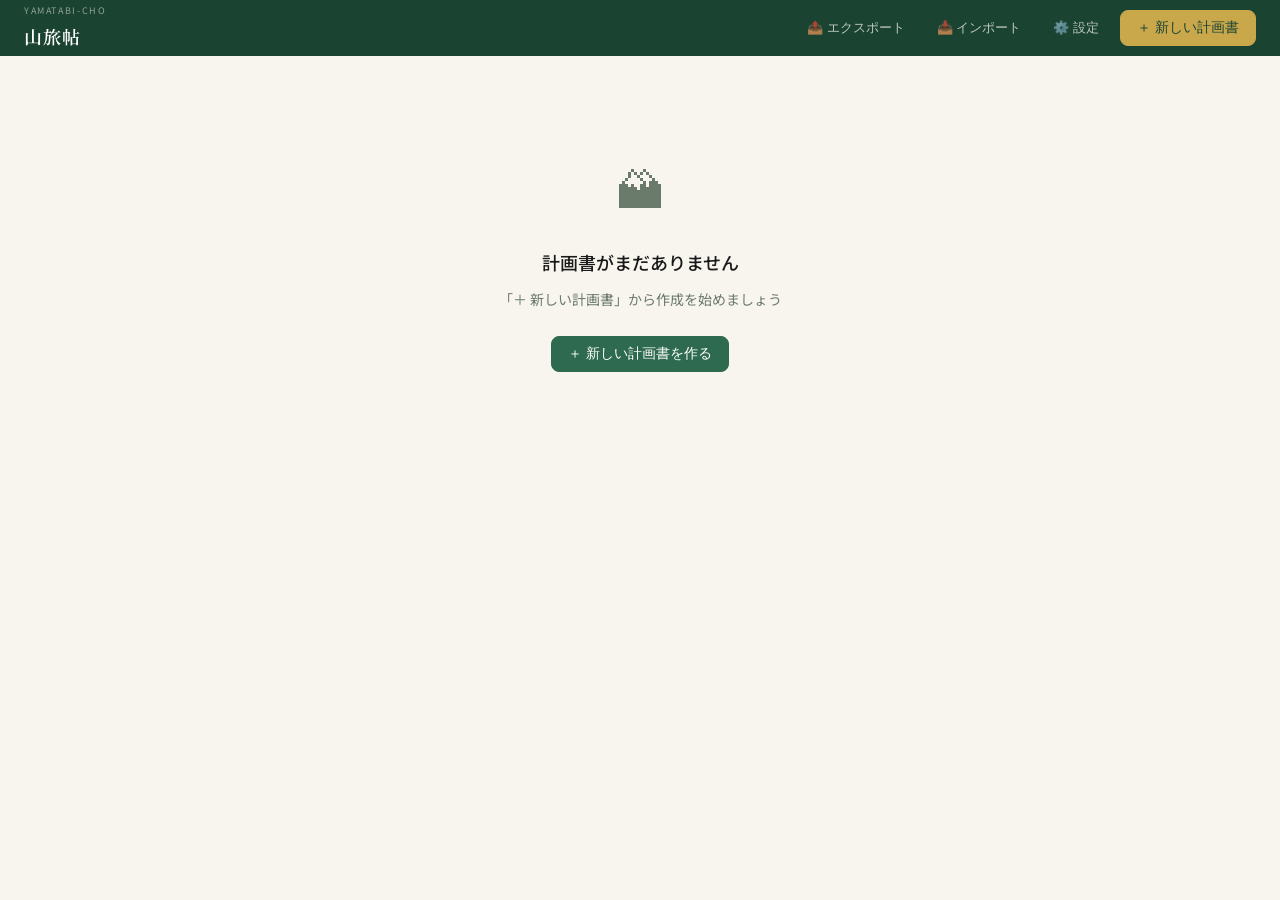
<file: index.html>
<!DOCTYPE html>
<html lang="ja">
<head>
<meta charset="UTF-8">
<meta name="viewport" content="width=device-width, initial-scale=1">
<title>山旅帖</title>
<link rel="preconnect" href="https://fonts.googleapis.com">
<link href="https://fonts.googleapis.com/css2?family=Noto+Sans+JP:wght@400;500&family=Noto+Serif+JP:wght@600&display=swap" rel="stylesheet">
<link rel="stylesheet" href="style.css">
<style>
.plan-meta { font-size: 13px; color: var(--mist); margin: 4px 0 10px; }
.plan-card-actions { display: flex; gap: 2px; padding-top: 12px; border-top: 1px solid var(--border); flex-wrap: wrap; }
.header-actions { display: flex; gap: 10px; align-items: center; }
.site-url-row { display: flex; gap: 8px; align-items: center; }
.site-url-row input { flex: 1; }
</style>
</head>
<body>

<header class="app-header">
  <div>
    <span class="subtitle">YAMATABI-CHO</span>
    <span class="logo">山旅帖</span>
  </div>
  <div class="header-actions">
    <button class="btn btn-ghost" id="export-btn" style="color:rgba(255,255,255,0.7);">📤 エクスポート</button>
    <button class="btn btn-ghost" id="import-btn" style="color:rgba(255,255,255,0.7);">📥 インポート</button>
    <button class="btn btn-ghost" id="settings-btn" style="color:rgba(255,255,255,0.7);">⚙️ 設定</button>
    <button class="btn btn-gold" id="new-btn">＋ 新しい計画書</button>
  </div>
</header>

<main class="container page-content">
  <div id="plan-list"></div>
</main>

<div class="toast" id="toast" role="status" aria-live="polite"></div>

<!-- Settings Modal -->
<div class="modal-overlay" id="settings-modal">
  <div class="modal" role="dialog" aria-modal="true" aria-labelledby="settings-title">
    <h2 class="modal-title" id="settings-title">⚙️ 設定</h2>
    <div class="form-group">
      <label class="form-label" for="site-url-input">Cloudflare Pages の公開URL</label>
      <div class="site-url-row">
        <input class="form-input" id="site-url-input" type="url" placeholder="https://your-site.pages.dev">
        <button class="btn btn-primary btn-sm" id="save-site-url">保存</button>
      </div>
      <p class="text-xs text-mist mt-8">計画書公開後のURLの生成に使用します。</p>
    </div>
    <div class="modal-actions">
      <button class="btn btn-outline" id="settings-close">閉じる</button>
    </div>
  </div>
</div>

<!-- Delete Confirm Modal -->
<div class="modal-overlay" id="delete-modal">
  <div class="modal" role="dialog" aria-modal="true" aria-labelledby="del-title" aria-describedby="del-desc">
    <h2 class="modal-title" id="del-title">🗑 計画書を削除</h2>
    <p id="del-desc" style="font-size:14px;color:var(--mist);">「<span id="del-plan-name"></span>」を削除しますか？この操作は元に戻せません。</p>
    <div class="modal-actions">
      <button type="button" class="btn btn-outline" id="del-cancel" data-autofocus>キャンセル</button>
      <button type="button" class="btn" id="del-confirm" style="background:var(--red);color:#fff;border-color:var(--red);">削除する</button>
    </div>
  </div>
</div>

<!-- Import Confirm Modal -->
<div class="modal-overlay" id="import-modal">
  <div class="modal" role="dialog" aria-modal="true" aria-labelledby="import-title" aria-describedby="import-desc">
    <h2 class="modal-title" id="import-title">📥 インポートの確認</h2>
    <p id="import-desc" style="font-size:14px;color:var(--mist);margin-bottom:12px;">
      現在の <strong id="import-current-count">0</strong> 件の計画書を、
      インポートした <strong id="import-new-count">0</strong> 件で<strong>置き換え</strong>ます。
      この操作は元に戻せません。
    </p>
    <p style="font-size:12px;color:var(--mist);margin-bottom:8px;">
      置き換え前に「📤 エクスポート」で現在のデータを保存しておくと安全です。
    </p>
    <div class="modal-actions">
      <button type="button" class="btn btn-outline" id="import-cancel" data-autofocus>キャンセル</button>
      <button type="button" class="btn" id="import-confirm" style="background:var(--red);color:#fff;border-color:var(--red);">置き換える</button>
    </div>
  </div>
</div>

<!-- Import input (hidden) -->
<input type="file" id="import-file" accept=".json" style="display:none">

<script src="calculator.js"></script>
<script src="template.js"></script>
<script src="publisher.js"></script>
<script>
'use strict';

const DB_KEY = 'yamatabi_plans';

function loadPlans() {
  try { return JSON.parse(localStorage.getItem(DB_KEY)) || []; }
  catch { return []; }
}

function savePlans(plans) {
  const json = JSON.stringify(plans);
  if (json.length > 4.5 * 1024 * 1024) {
    showToast('⚠️ データサイズが上限に近づいています。エクスポートしてバックアップを取ってください。', 'error');
  }
  localStorage.setItem(DB_KEY, json);
}

function showToast(msg, type = 'success') {
  const t = document.getElementById('toast');
  t.textContent = msg;
  t.className = `toast ${type} show`;
  setTimeout(() => { t.className = 'toast'; }, 3000);
}

// モーダル開閉（フォーカス管理付き：開いたら中へ、閉じたら元のボタンへ戻す）
let modalLastFocused = null;

function openModal(id) {
  modalLastFocused = document.activeElement;
  const overlay = document.getElementById(id);
  overlay.classList.add('show');
  const target = overlay.querySelector('[data-autofocus]') || overlay.querySelector('button, input, textarea');
  if (target) target.focus();
}
function closeModal(id) {
  document.getElementById(id).classList.remove('show');
  if (modalLastFocused && document.contains(modalLastFocused)) modalLastFocused.focus();
  modalLastFocused = null;
}

// Escapeで開いているモーダルを閉じる（このページのモーダルはすべて安全に閉じられる）
document.addEventListener('keydown', e => {
  if (e.key === 'Escape') {
    const open = document.querySelector('.modal-overlay.show');
    if (open) closeModal(open.id);
  }
  // Tabフォーカスをモーダル内に閉じ込める
  if (e.key === 'Tab') {
    const open = document.querySelector('.modal-overlay.show');
    if (!open) return;
    const focusables = open.querySelectorAll('button, input, textarea, select, a[href]');
    if (!focusables.length) return;
    const first = focusables[0];
    const last = focusables[focusables.length - 1];
    if (e.shiftKey && document.activeElement === first) { e.preventDefault(); last.focus(); }
    else if (!e.shiftKey && document.activeElement === last) { e.preventDefault(); first.focus(); }
  }
});

// URLがhttp/httpsのときだけ安全とみなす（javascript:等を弾く）
function isSafeHttpUrl(url) {
  try {
    const u = new URL(String(url));
    return u.protocol === 'http:' || u.protocol === 'https:';
  } catch { return false; }
}

function formatDate(iso) {
  if (!iso) return '日付未設定';
  const d = new Date(iso);
  return `${d.getFullYear()}/${String(d.getMonth()+1).padStart(2,'0')}/${String(d.getDate()).padStart(2,'0')}`;
}

function renderList() {
  const plans = loadPlans();
  const container = document.getElementById('plan-list');

  if (plans.length === 0) {
    container.innerHTML = `
      <div class="empty-state">
        <div class="empty-state-icon">🏔</div>
        <div class="empty-state-title">計画書がまだありません</div>
        <p class="empty-state-desc">「＋ 新しい計画書」から作成を始めましょう</p>
        <button type="button" class="btn btn-primary" data-action="new">＋ 新しい計画書を作る</button>
      </div>`;
    return;
  }

  const html = `<div class="plan-grid">${plans.map(p => planCard(p)).join('')}</div>`;
  container.innerHTML = html;
}

function planCard(p) {
  const title = p.data?.basic?.title || '無題の計画書';
  const dateFrom = p.data?.basic?.dateFrom || '';
  const dateTo   = p.data?.basic?.dateTo   || '';
  const dateStr  = dateFrom
    ? (dateTo && dateTo !== dateFrom ? `${formatDate(dateFrom)} 〜 ${formatDate(dateTo)}` : formatDate(dateFrom))
    : '日付未設定';
  const members = p.data?.cost?.members || '—';
  const badge = p.status === 'published'
    ? '<span class="badge badge-published">公開済</span>'
    : '<span class="badge badge-draft">下書き</span>';
  const publicUrl = p.publicUrl || '';

  return `
    <div class="plan-card" data-id="${p.id}">
      <div class="plan-card-accent" style="background:${p.status==='published'?'var(--forest2)':'var(--gold)'}"></div>
      <div class="plan-card-body">
        <div class="flex-center between">
          <h2 style="font-size:15px;font-weight:500;">${escHtml(title)}</h2>
          ${badge}
        </div>
        <p class="plan-meta">${escHtml(dateStr)} · ${escHtml(String(members))} 名</p>
        <div class="plan-card-actions">
          <button type="button" class="btn btn-ghost" data-action="edit" data-id="${escHtml(p.id)}">✏️ 編集</button>
          <button type="button" class="btn btn-ghost" data-action="duplicate" data-id="${escHtml(p.id)}">📋 複製</button>
          ${publicUrl
            ? `<button type="button" class="btn btn-ghost" data-action="copy-url" data-id="${escHtml(p.id)}">🔗 URLコピー</button>`
            : ''}
          <button type="button" class="btn btn-danger" data-action="delete" data-id="${escHtml(p.id)}" aria-label="「${escHtml(title)}」を削除">🗑</button>
        </div>
      </div>
    </div>`;
}

function escHtml(s) {
  return String(s)
    .replace(/&/g,'&amp;').replace(/</g,'&lt;')
    .replace(/>/g,'&gt;').replace(/"/g,'&quot;')
    .replace(/'/g,'&#39;');
}

function createNew() {
  const id = 'plan-' + Date.now();
  const plans = loadPlans();
  plans.unshift({
    id,
    status: 'draft',
    publicUrl: '',
    data: { basic:{}, move:{}, food:{}, stay:{}, onsen:{}, gourmet:{}, cost:{}, reg:{}, safety:{} },
    updatedAt: new Date().toISOString()
  });
  savePlans(plans);
  location.href = `editor.html?id=${id}&v=2`;
}

function editPlan(id) {
  // v= はキャッシュバスター。古い計画のURLに残った改良前キャッシュを避けるため付与
  location.href = `editor.html?id=${id}&v=2`;
}

function duplicatePlan(id) {
  const plans = loadPlans();
  const src = plans.find(p => p.id === id);
  if (!src) return;
  const newId = 'plan-' + Date.now();
  const copy = JSON.parse(JSON.stringify(src));
  copy.id = newId;
  copy.status = 'draft';
  copy.publicUrl = '';
  // 複製元のURLを上書きしてしまわないよう、slugは引き継がない
  delete copy.slug;
  copy.updatedAt = new Date().toISOString();
  if (copy.data?.basic?.title) {
    copy.data.basic.title = copy.data.basic.title + '（コピー）';
  }
  plans.unshift(copy);
  savePlans(plans);
  renderList();
  showToast('計画書を複製しました');
}

async function copyUrl(url) {
  if (!isSafeHttpUrl(url)) {
    showToast('公開URLの形式が正しくありません', 'error');
    return;
  }
  const ok = await Publisher.copyToClipboard(url);
  showToast(ok ? '🔗 URLをコピーしました' : 'コピーに失敗しました。URLを手動でコピーしてください。', ok ? 'success' : 'error');
}

let deleteTargetId = null;

function confirmDelete(id, name) {
  deleteTargetId = id;
  document.getElementById('del-plan-name').textContent = name;
  openModal('delete-modal');
}

// 一覧のボタンはイベント委譲で処理する。
// 計画IDや山行名をonclick属性のコード文字列に埋め込まない（引用符入りの山行名で壊れるため）
document.getElementById('plan-list').addEventListener('click', e => {
  const btn = e.target.closest('[data-action]');
  if (!btn) return;
  const action = btn.dataset.action;
  if (action === 'new') { createNew(); return; }
  const id = btn.dataset.id;
  const plan = loadPlans().find(p => p.id === id);
  if (!plan) return;
  if (action === 'edit') {
    editPlan(id);
  } else if (action === 'duplicate') {
    duplicatePlan(id);
  } else if (action === 'copy-url') {
    copyUrl(plan.publicUrl || '');
  } else if (action === 'delete') {
    confirmDelete(id, plan.data?.basic?.title || '無題の計画書');
  }
});

document.getElementById('del-confirm').addEventListener('click', () => {
  if (!deleteTargetId) return;
  const plans = loadPlans().filter(p => p.id !== deleteTargetId);
  savePlans(plans);
  deleteTargetId = null;
  closeModal('delete-modal');
  renderList();
  showToast('削除しました');
});

document.getElementById('del-cancel').addEventListener('click', () => closeModal('delete-modal'));
document.getElementById('delete-modal').addEventListener('click', e => {
  if (e.target === document.getElementById('delete-modal')) closeModal('delete-modal');
});

document.getElementById('new-btn').addEventListener('click', createNew);

// Export
document.getElementById('export-btn').addEventListener('click', () => {
  const data = localStorage.getItem(DB_KEY) || '[]';
  const blob = new Blob([data], { type: 'application/json;charset=utf-8' });
  const a = document.createElement('a');
  a.href = URL.createObjectURL(blob);
  a.download = `yamatabi-backup-${new Date().toISOString().slice(0,10)}.json`;
  a.click();
  URL.revokeObjectURL(a.href);
  showToast('📤 エクスポートしました');
});

// Import
document.getElementById('import-btn').addEventListener('click', () => {
  document.getElementById('import-file').click();
});

// インポートしたデータの最低限の検証（配列であること・各計画にIDがあること）
function validateImportedPlans(plans) {
  if (!Array.isArray(plans)) {
    return { ok: false, error: 'ファイルの形式が正しくありません（計画書のリストではありません）' };
  }
  for (const p of plans) {
    if (!p || typeof p !== 'object' || Array.isArray(p)) {
      return { ok: false, error: 'ファイルの形式が正しくありません（計画書でない項目が含まれています）' };
    }
    if (typeof p.id !== 'string' || !p.id) {
      return { ok: false, error: 'ファイルの形式が正しくありません（IDのない計画書が含まれています）' };
    }
    if (p.data != null && (typeof p.data !== 'object' || Array.isArray(p.data))) {
      return { ok: false, error: 'ファイルの形式が正しくありません（計画内容の形式が不正です）' };
    }
  }
  return { ok: true };
}

let pendingImportPlans = null;

document.getElementById('import-file').addEventListener('change', e => {
  const file = e.target.files[0];
  if (!file) return;
  const reader = new FileReader();
  reader.onload = ev => {
    let plans;
    try {
      plans = JSON.parse(ev.target.result);
    } catch {
      showToast('ファイルの形式が正しくありません（JSONとして読めません）', 'error');
      e.target.value = '';
      return;
    }
    const check = validateImportedPlans(plans);
    if (!check.ok) {
      showToast(check.error, 'error');
      e.target.value = '';
      return;
    }
    // すぐ置き換えず、件数を示して確認してから実行する
    pendingImportPlans = plans;
    document.getElementById('import-current-count').textContent = String(loadPlans().length);
    document.getElementById('import-new-count').textContent = String(plans.length);
    openModal('import-modal');
    e.target.value = '';
  };
  reader.readAsText(file);
});

document.getElementById('import-confirm').addEventListener('click', () => {
  if (!pendingImportPlans) return;
  savePlans(pendingImportPlans);
  pendingImportPlans = null;
  closeModal('import-modal');
  renderList();
  showToast('📥 インポートしました');
});
document.getElementById('import-cancel').addEventListener('click', () => {
  pendingImportPlans = null;
  closeModal('import-modal');
});
document.getElementById('import-modal').addEventListener('click', e => {
  if (e.target === document.getElementById('import-modal')) {
    pendingImportPlans = null;
    closeModal('import-modal');
  }
});

// Settings
document.getElementById('settings-btn').addEventListener('click', () => {
  document.getElementById('site-url-input').value = Publisher.getSiteUrl();
  openModal('settings-modal');
});
document.getElementById('settings-close').addEventListener('click', () => closeModal('settings-modal'));
document.getElementById('settings-modal').addEventListener('click', e => {
  if (e.target === document.getElementById('settings-modal')) closeModal('settings-modal');
});
document.getElementById('save-site-url').addEventListener('click', () => {
  const url = document.getElementById('site-url-input').value.trim();
  Publisher.setSiteUrl(url);
  showToast('設定を保存しました');
  closeModal('settings-modal');
});

window.YAMATABI_SITE_URL = Publisher.getSiteUrl();
renderList();
</script>
</body>
</html>
</file>
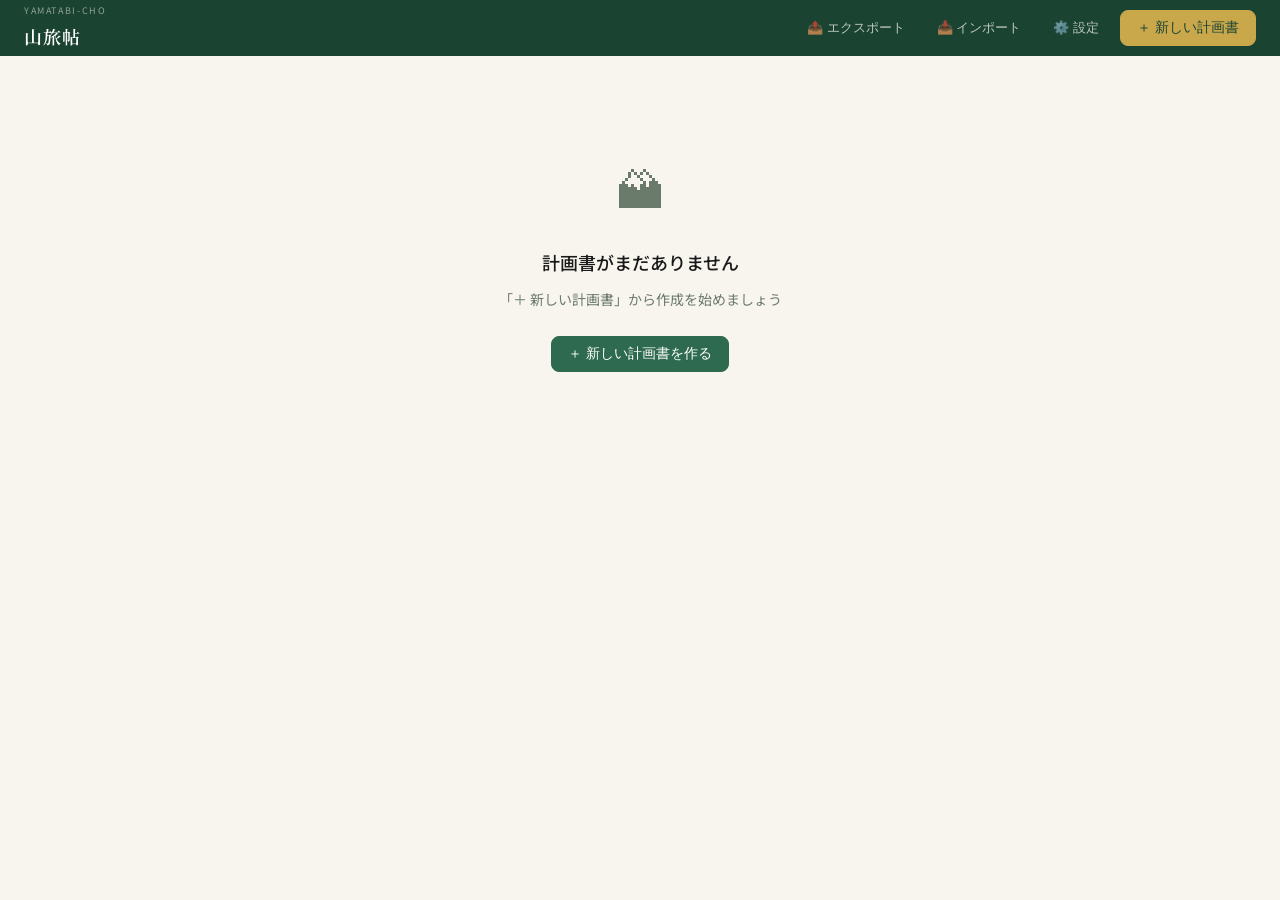
<file: editor.html>
<!DOCTYPE html>
<html lang="ja">
<head>
<meta charset="UTF-8">
<meta name="viewport" content="width=device-width, initial-scale=1">
<title>編集 — 山旅帖</title>
<link rel="preconnect" href="https://fonts.googleapis.com">
<link href="https://fonts.googleapis.com/css2?family=Noto+Sans+JP:wght@400;500&family=Noto+Serif+JP:wght@600&display=swap" rel="stylesheet">
<link rel="stylesheet" href="style.css">
<style>
body { overflow: hidden; }
@media (max-width: 900px) { body { overflow: auto; } }

.editor-section-header { padding: 12px 16px; font-size: 13px; color: var(--mist); font-weight: 500; letter-spacing: 0.05em; border-bottom: 1px solid var(--border); background: var(--cream); }
.accordion-ai-row { display: flex; gap: 8px; align-items: flex-start; margin-top: 10px; }
.accordion-ai-row .btn { white-space: nowrap; flex-shrink: 0; }
.cost-auto-row { display: flex; justify-content: space-between; align-items: center; background: var(--cream); border-radius: 6px; padding: 8px 12px; font-size: 13px; color: var(--mist); margin-top: 4px; }
.cost-auto-val { font-weight: 500; color: var(--ink); }
.calc-result { background: var(--forest); color: #fff; border-radius: 8px; padding: 14px 16px; margin-top: 12px; display: flex; justify-content: space-between; align-items: center; }
.calc-result-label { font-size: 12px; color: rgba(255,255,255,0.7); }
.calc-result-value { font-size: 22px; font-weight: 500; }
.preview-label { font-size: 11px; color: var(--mist); letter-spacing: 0.08em; padding: 10px 20px 0; }
.dynamic-day-entry { border: 1px solid var(--border); border-radius: 8px; padding: 12px; margin-bottom: 12px; }
.dynamic-day-label { font-size: 13px; font-weight: 500; color: var(--mist); margin-bottom: 10px; }
.add-day-btn { display: inline-flex; align-items: center; gap: 6px; margin-top: 4px; }

/* 保存状態の常時表示（自動保存のたびにトーストを出さないための控えめな表示） */
.save-status { font-size: 12px; color: rgba(255,255,255,0.75); white-space: nowrap; }
.save-status.error { color: #FFC9C0; font-weight: 500; }
/* 極小画面ではトップバーに収まらないため非表示（保存失敗時はトーストが出る） */
@media (max-width: 359px) { .save-status { display: none; } }

/* AI回答取り込み：候補カード */
.ai-candidate-card { border: 1px solid var(--border); border-radius: 8px; padding: 12px 14px; margin-bottom: 10px; background: var(--cream); }
.ai-candidate-name { font-size: 14px; font-weight: 500; margin-bottom: 6px; }
.ai-candidate-field { font-size: 12.5px; margin: 3px 0; word-break: break-all; }
.ai-candidate-field .lbl { color: var(--mist); }
.ai-import-warn { background: #FFF6E8; border: 1px solid var(--gold); border-radius: 8px; padding: 12px 14px; margin-top: 10px; font-size: 13px; }
.ai-import-warn ul { margin: 6px 0 10px; padding-left: 18px; }
.ai-import-warn li { margin: 2px 0; word-break: break-all; }
</style>
</head>
<body>

<!-- Top bar -->
<div class="editor-topbar">
  <a href="index.html" class="btn btn-ghost btn-sm" style="color:rgba(255,255,255,0.7);">← 一覧</a>
  <div class="editor-topbar-title" id="topbar-title">新しい計画書</div>
  <div style="display:flex;gap:8px;align-items:center;flex-shrink:0;">
    <span class="save-status" id="save-status" role="status" aria-live="polite"></span>
    <button type="button" class="btn btn-outline btn-sm" id="save-btn" style="color:#fff;border-color:rgba(255,255,255,0.4);">💾 保存</button>
    <button type="button" class="btn btn-gold btn-sm" id="publish-btn">🚀 公開する</button>
  </div>
</div>

<!-- Mobile tab bar -->
<div class="editor-tab-bar" id="tab-bar">
  <button type="button" class="editor-tab active" data-tab="edit" aria-pressed="true">✏️ 入力</button>
  <button type="button" class="editor-tab" data-tab="preview" aria-pressed="false">👁 プレビュー</button>
</div>

<!-- Editor wrap -->
<div class="editor-wrap" id="editor-wrap">

  <!-- Left: Form -->
  <div class="editor-left" id="panel-edit">
    <div class="editor-section-header">SECTIONS</div>

    <!-- 1. 基本情報 -->
    <div class="accordion-item" id="acc-basic">
      <button type="button" class="accordion-header open" aria-expanded="true" aria-controls="acc-basic-body">
        <span><span aria-hidden="true">🏔</span> 基本情報</span>
        <span class="accordion-chevron">▾</span>
      </button>
      <div class="accordion-body open" id="acc-basic-body">
        <div class="form-group">
          <label class="form-label" for="basic-title">山行名</label>
          <input class="form-input" id="basic-title" name="basic.title" placeholder="例：雨飾山🍁紅葉登山">
        </div>
        <div class="form-group">
          <label class="form-label" for="basic-purpose">目的</label>
          <input class="form-input" id="basic-purpose" name="basic.purpose" placeholder="例：体力強化・紅葉を楽しむ">
        </div>
        <div class="form-row">
          <div class="form-group">
            <label class="form-label" for="basic-dateFrom">出発日</label>
            <input class="form-input" id="basic-dateFrom" name="basic.dateFrom" type="date">
          </div>
          <div class="form-group">
            <label class="form-label" for="basic-dateTo">帰着日</label>
            <input class="form-input" id="basic-dateTo" name="basic.dateTo" type="date">
          </div>
        </div>
        <div class="form-group">
          <label class="form-label" for="basic-tripType">山行種別</label>
          <select class="form-input" id="basic-tripType" name="basic.tripType">
            <option value="">選択してください</option>
          </select>
          <input class="form-input mt-8" id="basic-tripType-other" type="text" placeholder="その他の山行種別を入力" hidden>
        </div>
        <div class="form-group">
          <label class="form-label" for="basic-routeMemo">工程メモ</label>
          <textarea class="form-textarea" id="basic-routeMemo" name="basic.routeMemo" placeholder="例：1日目 猿倉→白馬山荘（テント泊）&#10;2日目 白馬山荘→杓子岳→白馬鑓ヶ岳→猿倉"></textarea>
        </div>
        <div class="form-group">
          <label class="form-label" for="basic-yamapUrl">YAMAPコースURL</label>
          <input class="form-input" id="basic-yamapUrl" name="basic.yamapUrl" type="url" placeholder="https://yamap.com/plans/...">
        </div>
      </div>
    </div>

    <!-- 2. 集合・移動 -->
    <div class="accordion-item" id="acc-move">
      <button type="button" class="accordion-header" aria-expanded="false" aria-controls="acc-move-body">
        <span><span aria-hidden="true">🚗</span> 集合・移動</span>
        <span class="accordion-chevron">▾</span>
      </button>
      <div class="accordion-body" id="acc-move-body">
        <div class="form-group">
          <label class="form-label" for="move-datetime">集合日時</label>
          <input class="form-input" id="move-datetime" name="move.datetime" type="datetime-local">
        </div>
        <div class="form-group">
          <label class="form-label" for="move-place">集合場所</label>
          <input class="form-input" id="move-place" list="dl-place" name="move.place" placeholder="選択または入力">
          <datalist id="dl-place"></datalist>
        </div>
        <div class="form-group">
          <label class="form-label" for="move-destination">行き先（駐車場/最寄り駅など）</label>
          <input class="form-input" id="move-destination" name="move.destination" placeholder="例：猿倉駐車場">
        </div>
        <div class="accordion-ai-row">
          <div style="flex:1">
            <p class="text-xs text-mist" style="margin-bottom:8px;">行き先の駐車場情報（台数・料金・満車予測等）を調べるプロンプトを生成します</p>
            <button type="button" class="btn btn-primary btn-sm" id="ai-parking-btn">✨ 駐車場情報を調べる</button>
          </div>
        </div>
        <div class="form-group">
          <label class="form-label" for="move-car">車両</label>
          <input class="form-input" id="move-car" list="dl-car" name="move.car" placeholder="選択または入力">
          <datalist id="dl-car"></datalist>
        </div>
        <div class="form-group">
          <label class="form-label" for="move-note">その他メモ</label>
          <textarea class="form-textarea" id="move-note" name="move.note" placeholder="駐車場情報など"></textarea>
        </div>
      </div>
    </div>

    <!-- 3. 食事計画 -->
    <div class="accordion-item" id="acc-food">
      <button type="button" class="accordion-header" aria-expanded="false" aria-controls="acc-food-body">
        <span><span aria-hidden="true">🍳</span> 食事計画</span>
        <span class="accordion-chevron">▾</span>
      </button>
      <div class="accordion-body" id="acc-food-body">
        <div id="food-days-container"></div>
        <button type="button" class="btn btn-outline btn-sm add-day-btn" id="add-food-day-btn">＋ 翌日を追加</button>
      </div>
    </div>

    <!-- 4. 宿泊 -->
    <div class="accordion-item" id="acc-stay">
      <button type="button" class="accordion-header" aria-expanded="false" aria-controls="acc-stay-body">
        <span><span aria-hidden="true">🏕</span> 宿泊</span>
        <span class="accordion-chevron">▾</span>
      </button>
      <div class="accordion-body" id="acc-stay-body">
        <div class="accordion-ai-row" style="margin-bottom:16px;">
          <div style="flex:1">
            <p class="text-xs text-mist" style="margin-bottom:8px;">宿泊形態を選択して、施設情報を調べるプロンプトを生成します</p>
            <div style="display:flex;gap:16px;margin-bottom:10px;">
              <label style="display:flex;align-items:center;gap:6px;cursor:pointer;font-size:13px;">
                <input type="radio" name="stay.type" id="stay-type-hut" value="hut"> 小屋泊
              </label>
              <label style="display:flex;align-items:center;gap:6px;cursor:pointer;font-size:13px;">
                <input type="radio" name="stay.type" id="stay-type-tent" value="tent"> テント泊
              </label>
            </div>
            <button type="button" class="btn btn-primary btn-sm" id="ai-stay-btn" disabled>✨ 宿泊施設情報を調べる</button>
          </div>
        </div>
        <div id="stay-days-container"></div>
        <button type="button" class="btn btn-outline btn-sm add-day-btn" id="add-stay-day-btn">＋ 翌日を追加</button>
      </div>
    </div>

    <!-- 5. 下山後の温泉 -->
    <div class="accordion-item" id="acc-onsen">
      <button type="button" class="accordion-header" aria-expanded="false" aria-controls="acc-onsen-body">
        <span><span aria-hidden="true">♨️</span> 下山後の温泉</span>
        <span class="accordion-chevron">▾</span>
      </button>
      <div class="accordion-body" id="acc-onsen-body">
        <div class="accordion-ai-row">
          <div style="flex:1">
            <p class="text-xs text-mist" style="margin-bottom:8px;">YAMAPコースURLから下山地点を特定し、周辺の温泉を検索します（入湯料1,500円以下・車30分以内・高評価）。検索後、Claudeの最後の回答をコピーして「AI回答を取り込む」で貼り付けると、下の入力欄へ自動で振り分けられます。</p>
            <div style="display:flex;gap:8px;flex-wrap:wrap;">
              <button type="button" class="btn btn-primary btn-sm" id="ai-onsen-btn">✨ AIで温泉を探す</button>
              <button type="button" class="btn btn-outline btn-sm" id="ai-onsen-import-btn">📥 AI回答を取り込む</button>
            </div>
          </div>
        </div>
        <div class="form-group mt-12">
          <label class="form-label" for="onsen-name">温泉名</label>
          <input class="form-input" id="onsen-name" name="onsen.name" placeholder="例：雨飾高原露天風呂">
        </div>
        <div class="form-group">
          <label class="form-label" for="onsen-url">URL</label>
          <input class="form-input" id="onsen-url" name="onsen.url" type="url" placeholder="https://...">
        </div>
        <div class="form-group">
          <label class="form-label" for="onsen-mapUrl">Google Map URL</label>
          <input class="form-input" id="onsen-mapUrl" name="onsen.mapUrl" type="url" placeholder="https://maps.google.com/...">
        </div>
        <div class="form-group">
          <label class="form-label" for="onsen-fee">料金</label>
          <input class="form-input" id="onsen-fee" name="onsen.fee" placeholder="例：寸志（清掃協力金）">
        </div>
        <div class="form-group">
          <label class="form-label" for="onsen-access">下山場所からのアクセス</label>
          <input class="form-input" id="onsen-access" name="onsen.access" placeholder="例：車で5分">
        </div>
        <div class="form-group">
          <label class="form-label" for="onsen-note">メモ</label>
          <textarea class="form-textarea" id="onsen-note" name="onsen.note"></textarea>
        </div>
      </div>
    </div>

    <!-- 6. 下山後グルメ -->
    <div class="accordion-item" id="acc-gourmet">
      <button type="button" class="accordion-header" aria-expanded="false" aria-controls="acc-gourmet-body">
        <span><span aria-hidden="true">🍖</span> 下山後グルメ</span>
        <span class="accordion-chevron">▾</span>
      </button>
      <div class="accordion-body" id="acc-gourmet-body">
        <div class="accordion-ai-row">
          <div style="flex:1">
            <p class="text-xs text-mist" style="margin-bottom:8px;">YAMAPコースURLから下山地点を特定し、周辺のご当地グルメ（車30分以内・人気店）を検索します</p>
            <button type="button" class="btn btn-primary btn-sm" id="ai-gourmet-btn">✨ AIでグルメを探す</button>
          </div>
        </div>
        <div class="form-group mt-12">
          <label class="form-label" for="gourmet-name">お店・グルメ名</label>
          <input class="form-input" id="gourmet-name" name="gourmet.name" placeholder="例：小谷温泉 山田旅館">
        </div>
        <div class="form-group">
          <label class="form-label" for="gourmet-url">URL</label>
          <input class="form-input" id="gourmet-url" name="gourmet.url" type="url" placeholder="https://...">
        </div>
        <div class="form-group">
          <label class="form-label" for="gourmet-mapUrl">Google Map URL</label>
          <input class="form-input" id="gourmet-mapUrl" name="gourmet.mapUrl" type="url" placeholder="https://maps.google.com/...">
        </div>
        <div class="form-group">
          <label class="form-label" for="gourmet-note">メモ</label>
          <textarea class="form-textarea" id="gourmet-note" name="gourmet.note" placeholder="例：検討中"></textarea>
        </div>
      </div>
    </div>

    <!-- 7. 共通経費 -->
    <div class="accordion-item" id="acc-cost">
      <button type="button" class="accordion-header" aria-expanded="false" aria-controls="acc-cost-body">
        <span><span aria-hidden="true">💰</span> 共通経費計算</span>
        <span class="accordion-chevron">▾</span>
      </button>
      <div class="accordion-body" id="acc-cost-body">
        <div class="form-row">
          <div class="form-group">
            <label class="form-label" for="cost-members">参加人数</label>
            <input class="form-input" id="cost-members" name="cost.members" type="number" min="1" placeholder="4">
          </div>
          <div class="form-group">
            <label class="form-label" for="cost-distance">走行距離・往復 (km)</label>
            <input class="form-input" id="cost-distance" name="cost.distance" type="number" min="0" placeholder="566">
          </div>
        </div>
        <div class="form-row">
          <div class="form-group">
            <label class="form-label" for="cost-costPerKm">車両消耗コスト (円/km) <span style="font-weight:400;color:var(--mist);">※減価償却の目安</span></label>
            <input class="form-input" id="cost-costPerKm" name="cost.costPerKm" type="number" min="0" value="10">
          </div>
          <div class="form-group">
            <label class="form-label" for="cost-highway">高速代・往復 (円)</label>
            <input class="form-input" id="cost-highway" name="cost.highway" type="number" min="0" placeholder="7880">
          </div>
        </div>
        <div class="form-row">
          <div class="form-group">
            <label class="form-label" for="cost-fuelPrice">燃料単価 (円/L)</label>
            <input class="form-input" id="cost-fuelPrice" name="cost.fuelPrice" type="number" min="0" value="170">
          </div>
          <div class="form-group">
            <label class="form-label" for="cost-fuelEff">燃費 (km/L)</label>
            <input class="form-input" id="cost-fuelEff" name="cost.fuelEff" type="number" min="1" value="15">
          </div>
        </div>
        <div class="form-row">
          <div class="form-group">
            <label class="form-label" for="cost-parking">駐車場代 (円)</label>
            <input class="form-input" id="cost-parking" name="cost.parking" type="number" min="0" value="0">
          </div>
          <div class="form-group">
            <label class="form-label" for="cost-other">その他 (円)</label>
            <input class="form-input" id="cost-other" name="cost.other" type="number" min="0" value="0">
          </div>
        </div>

        <div class="cost-auto-row">
          <div>
            <div>車両消耗コスト</div>
            <div style="font-size:11px;color:var(--mist);margin-top:2px;">走行距離(km) × 消耗コスト(円/km)</div>
          </div>
          <span class="cost-auto-val" id="calc-carCost">—</span>
        </div>
        <div class="cost-auto-row">
          <div>
            <div>燃料代</div>
            <div style="font-size:11px;color:var(--mist);margin-top:2px;">(走行距離 ÷ 燃費) × 燃料単価</div>
          </div>
          <span class="cost-auto-val" id="calc-fuelCost">—</span>
        </div>

        <div class="calc-result">
          <div>
            <div class="calc-result-label">合計</div>
            <div class="calc-result-value" id="calc-total">¥0</div>
          </div>
          <div style="text-align:right">
            <div class="calc-result-label">1人あたり</div>
            <div class="calc-result-value" id="calc-per">¥0</div>
          </div>
        </div>

        <div class="form-group mt-12">
          <label class="form-label" for="cost-payment">精算方法</label>
          <input class="form-input" id="cost-payment" name="cost.payment" placeholder="例：事後の現金精算 or Pay系送金">
        </div>
      </div>
    </div>

    <!-- 8. 登山届・保険 -->
    <div class="accordion-item" id="acc-reg">
      <button type="button" class="accordion-header" aria-expanded="false" aria-controls="acc-reg-body">
        <span><span aria-hidden="true">📝</span> 登山届・保険</span>
        <span class="accordion-chevron">▾</span>
      </button>
      <div class="accordion-body" id="acc-reg-body">
        <div class="form-group">
          <label class="form-label" for="reg-note">登山届の案内</label>
          <textarea class="form-textarea" id="reg-note" name="reg.note" placeholder="例：YAMAPユーザー：リーダーが登山届を提出後、各自で個人情報を登録してください。" style="min-height:100px;"></textarea>
        </div>
        <div class="form-group">
          <label class="form-label" for="reg-yamap">YAMAPリンク</label>
          <input class="form-input" id="reg-yamap" name="reg.yamap" type="url" placeholder="https://yamap.com/...">
        </div>
        <div class="form-group">
          <label class="form-label" for="reg-insurance">保険の案内</label>
          <textarea class="form-textarea" id="reg-insurance" name="reg.insurance" placeholder="例：各自で判断準備ください。参考：YAMAPアウトドア保険"></textarea>
        </div>
      </div>
    </div>

    <!-- 9. 安全ルール -->
    <div class="accordion-item" id="acc-safety">
      <button type="button" class="accordion-header" aria-expanded="false" aria-controls="acc-safety-body">
        <span><span aria-hidden="true">🐻</span> 安全ルール（クマ対応）</span>
        <span class="accordion-chevron">▾</span>
      </button>
      <div class="accordion-body" id="acc-safety-body">
        <div class="accordion-ai-row">
          <div style="flex:1">
            <p class="text-xs text-mist" style="margin-bottom:8px;">行き先の山とその周辺の熊の目撃・出没情報を調べるプロンプトを生成します</p>
            <button type="button" class="btn btn-primary btn-sm" id="ai-bear-btn">✨ 熊の出没情報を調べる</button>
          </div>
        </div>
        <div class="form-group">
          <label class="form-label" for="safety-initial">初動ルール（1行1項目）</label>
          <textarea class="form-textarea" id="safety-initial" name="safety.initial" placeholder="①発見者は絶対に声を出さずに「ハンドサイン」で仲間に周知すること&#10;②声を出さないこと（騒がないこと）&#10;③背中を見せないこと&#10;④走って逃げないこと" style="min-height:100px;"></textarea>
        </div>
        <div class="form-group">
          <label class="form-label" for="safety-response">対応ルール（1行1項目）</label>
          <textarea class="form-textarea" id="safety-response" name="safety.response" placeholder="⑤リーダーのハンドサイン又は声に沿って行動すること&#10;⑥ゆっくりと後退&#10;⑦反撃体制を取れ&#10;⑧防御態勢を取れ" style="min-height:100px;"></textarea>
        </div>
      </div>
    </div>

    <div style="height:32px;"></div>
  </div>

  <!-- Right: Preview -->
  <div class="editor-right" id="panel-preview">
    <div class="preview-toggle">
      <span style="font-size:12px;color:var(--mist);flex:1;">プレビュー</span>
      <button type="button" class="preview-toggle-btn active" id="prev-desktop">🖥 デスクトップ</button>
      <button type="button" class="preview-toggle-btn" id="prev-mobile">📱 スマホ</button>
    </div>
    <div class="preview-frame">
      <iframe id="preview-inner" class="preview-inner" sandbox title="プレビュー" style="width:100%;border:none;display:block;min-height:calc(100vh - 150px);"></iframe>
    </div>
  </div>

</div>

<!-- AI回答取り込みモーダル（温泉） -->
<div class="modal-overlay" id="ai-import-modal">
  <div class="modal" role="dialog" aria-modal="true" aria-labelledby="ai-import-title" aria-describedby="ai-import-desc" style="max-width:560px;">
    <h2 class="modal-title" id="ai-import-title">📥 AI回答の取り込み（温泉）</h2>

    <div id="ai-import-paste-step">
      <p id="ai-import-desc" class="text-xs text-mist" style="margin-bottom:10px;">
        Claudeとのやりとりの<strong>最後の回答</strong>（末尾にJSONデータが付いたもの）を全文コピーして、下の欄に貼り付けてください。
      </p>
      <textarea class="form-textarea" id="ai-import-text" style="min-height:150px;" placeholder="ここにClaudeの回答を貼り付け" data-autofocus></textarea>
      <p id="ai-import-error" style="display:none;color:var(--red);font-size:13px;margin-top:8px;" role="alert"></p>
      <div class="modal-actions">
        <button type="button" class="btn btn-outline" id="ai-import-cancel">キャンセル</button>
        <button type="button" class="btn btn-primary" id="ai-import-parse">解析する</button>
      </div>
    </div>

    <div id="ai-import-result-step" style="display:none;">
      <p class="text-xs text-mist" style="margin-bottom:10px;">採用する温泉を1件選んでください。反映前に上書きされる項目を確認できます。</p>
      <div id="ai-import-cards" style="max-height:45vh;overflow-y:auto;"></div>
      <div id="ai-import-confirm" style="display:none;"></div>
      <div class="modal-actions">
        <button type="button" class="btn btn-outline" id="ai-import-back">← 貼り付けに戻る</button>
        <button type="button" class="btn btn-outline" id="ai-import-close">閉じる</button>
      </div>
    </div>
  </div>
</div>

<!-- Toast -->
<div class="toast" id="toast" role="status" aria-live="polite"></div>

<script src="calculator.js"></script>
<script src="template.js"></script>
<script src="publisher.js"></script>
<script>
'use strict';

const DB_KEY = 'yamatabi_plans';
const params = new URLSearchParams(location.search);
const planId = params.get('id');
if (!planId) { location.replace('index.html'); }

function loadPlans() {
  try { return JSON.parse(localStorage.getItem(DB_KEY)) || []; }
  catch { return []; }
}
function savePlansArr(plans) {
  const json = JSON.stringify(plans);
  if (json.length > 4.5 * 1024 * 1024) {
    showToast('⚠️ データが上限に近づいています。ダッシュボードからエクスポートしてください。', 'error');
  }
  try {
    localStorage.setItem(DB_KEY, json);
    return true;
  } catch (e) {
    showToast('保存に失敗しました。ストレージ容量を確認してください。', 'error');
    return false;
  }
}
function loadPlan() {
  return loadPlans().find(p => p.id === planId) || null;
}

function showToast(msg, type = 'success') {
  const t = document.getElementById('toast');
  t.textContent = msg;
  t.className = `toast ${type} show`;
  setTimeout(() => { t.className = 'toast'; }, 3000);
}

// ── Combobox option management ──
const COMBO_DEFAULTS = {
  tripType: ['日帰り', 'テント泊', '麓テント泊', '小屋泊', 'テント＋小屋泊'],
  place:    ['武蔵境駅南口', '川越駅西口', '拝島駅北口', '坂戸駅南口', '藤野駅'],
  car:      ['SATOU Car', 'Birdland Car', 'きよっち Car', 'ゆり Car', 'ぽと助 Car'],
};
const COMBO_KEY = 'yamatabi_combo_custom';

function loadComboCustom() {
  try { return JSON.parse(localStorage.getItem(COMBO_KEY)) || {}; } catch { return {}; }
}

const COMBO_MAX_CUSTOM = 20;

function addComboOption(name, value) {
  if (!value?.trim()) return;
  if ((COMBO_DEFAULTS[name] || []).includes(value)) return;
  const data = loadComboCustom();
  if (!data[name]) data[name] = [];
  if (!data[name].includes(value)) {
    if (data[name].length >= COMBO_MAX_CUSTOM) data[name].shift();
    data[name].push(value);
    localStorage.setItem(COMBO_KEY, JSON.stringify(data));
  }
  refreshDatalist(name);
}

function refreshDatalist(name) {
  const dl = document.getElementById(`dl-${name}`);
  if (!dl) return;
  const custom = loadComboCustom()[name] || [];
  const all = [...(COMBO_DEFAULTS[name] || []), ...custom.filter(v => !(COMBO_DEFAULTS[name] || []).includes(v))];
  dl.innerHTML = all.map(v => `<option value="${Template.esc(v)}">`).join('');
}

function refreshAllDatalists() {
  Object.keys(COMBO_DEFAULTS).forEach(refreshDatalist);
  refreshTripTypeSelect();
}

function refreshTripTypeSelect() {
  const select = document.getElementById('basic-tripType');
  if (!select) return;
  const current = select.value;
  const custom = loadComboCustom().tripType || [];
  const defaults = COMBO_DEFAULTS.tripType || [];
  const all = [...defaults, ...custom.filter(v => !defaults.includes(v))];
  select.innerHTML = '<option value="">選択してください</option>'
    + all.map(v => `<option value="${Template.esc(v)}">${Template.esc(v)}</option>`).join('')
    + '<option value="__other__">その他</option>';
  if ([...select.options].some(option => option.value === current)) select.value = current;
}

function updateTripTypeOtherVisibility() {
  const select = document.getElementById('basic-tripType');
  const other = document.getElementById('basic-tripType-other');
  const show = select.value === '__other__';
  other.hidden = !show;
  if (!show) other.value = '';
}

// ── Dynamic day helpers ──
function makeDayHeader(label, onDelete) {
  const row = document.createElement('div');
  row.style.cssText = 'display:flex;justify-content:space-between;align-items:center;margin-bottom:8px;';
  const lbl = document.createElement('div');
  lbl.className = 'dynamic-day-label';
  lbl.style.margin = '0';
  lbl.textContent = label;
  const btn = document.createElement('button');
  btn.type = 'button';
  btn.textContent = '削除';
  btn.style.cssText = 'font-size:11px;color:var(--red);background:none;border:1px solid var(--red);border-radius:4px;padding:2px 8px;cursor:pointer;';
  btn.addEventListener('click', onDelete);
  row.appendChild(lbl);
  row.appendChild(btn);
  return row;
}

function renumberFoodDays() {
  document.getElementById('food-days-container').querySelectorAll('.dynamic-day-entry').forEach((div, i) => {
    div.querySelector('.dynamic-day-label').textContent = `${i + 1}日目`;
    div.querySelector('textarea').name = `food.day_${i}`;
  });
}

function renumberStayDays() {
  document.getElementById('stay-days-container').querySelectorAll('.dynamic-day-entry').forEach((div, i) => {
    div.querySelector('.dynamic-day-label').textContent = `${i + 1}泊目`;
    div.querySelector('[data-field="name"]').name = `stay.day_${i}_name`;
    div.querySelector('[data-field="url"]').name  = `stay.day_${i}_url`;
    div.querySelector('[data-field="note"]').name = `stay.day_${i}_note`;
  });
}

// ── Dynamic food days ──
let foodDayCount = 0;

function addFoodDay(memo = '') {
  foodDayCount++;
  const n = foodDayCount;
  const idx = n - 1;
  const div = document.createElement('div');
  div.className = 'dynamic-day-entry';
  div.appendChild(makeDayHeader(`${n}日目`, () => {
    if (document.getElementById('food-days-container').querySelectorAll('.dynamic-day-entry').length <= 1) return;
    div.remove();
    renumberFoodDays();
    onInput();
  }));
  const ta = document.createElement('textarea');
  ta.className = 'form-textarea';
  ta.name = `food.day_${idx}`;
  ta.placeholder = '朝：\n昼（行動食）：\n夕：\n食材調達：';
  ta.value = memo;
  ta.addEventListener('input', onInput);
  div.appendChild(ta);
  document.getElementById('food-days-container').appendChild(div);
}

// ── Dynamic stay days ──
let stayDayCount = 0;

function addStayDay(dayData = {}) {
  stayDayCount++;
  const n = stayDayCount;
  const idx = n - 1;
  const section = document.createElement('div');
  section.className = 'dynamic-day-entry';
  section.appendChild(makeDayHeader(`${n}泊目`, () => {
    if (document.getElementById('stay-days-container').querySelectorAll('.dynamic-day-entry').length <= 1) return;
    section.remove();
    renumberStayDays();
    onInput();
  }));

  const makeField = (labelText, type, field, placeholder, val = '') => {
    const fg = document.createElement('div');
    fg.className = 'form-group';
    const lbl = document.createElement('label');
    lbl.className = 'form-label';
    lbl.textContent = labelText;
    const el = type === 'textarea'
      ? document.createElement('textarea')
      : document.createElement('input');
    if (type !== 'textarea') el.type = type;
    el.className = type === 'textarea' ? 'form-textarea' : 'form-input';
    el.name = `stay.day_${idx}_${field}`;
    el.setAttribute('data-field', field);
    el.placeholder = placeholder;
    el.value = val;
    el.addEventListener('input', onInput);
    fg.appendChild(lbl);
    fg.appendChild(el);
    return fg;
  };

  section.appendChild(makeField('宿泊施設名', 'text', 'name', '例：雨飾高原キャンプ場', dayData.name || ''));
  section.appendChild(makeField('URL', 'url', 'url', 'https://...', dayData.url || ''));
  section.appendChild(makeField('設備・メモ', 'textarea', 'note', '例：シャワー室あり 300円/15分', dayData.note || ''));
  document.getElementById('stay-days-container').appendChild(section);
}

// ── Form helpers ──
function getFormData() {
  const data = { basic:{}, move:{}, food:{ days:[] }, stay:{ days:[] }, onsen:{}, gourmet:{}, cost:{}, reg:{}, safety:{} };

  document.querySelectorAll('[name]').forEach(el => {
    if (el.type === 'radio' && !el.checked) return;
    const n = el.name;
    let m;

    m = n.match(/^food\.day_(\d+)$/);
    if (m) { data.food.days[+m[1]] = el.value; return; }

    m = n.match(/^stay\.day_(\d+)_(\w+)$/);
    if (m) {
      const idx = +m[1];
      if (!data.stay.days[idx]) data.stay.days[idx] = {};
      data.stay.days[idx][m[2]] = el.value;
      return;
    }

    const parts = n.split('.');
    if (parts.length === 2) data[parts[0]][parts[1]] = el.value;
  });

  if (data.basic.tripType === '__other__') {
    data.basic.tripType = document.getElementById('basic-tripType-other').value.trim();
  }

  return data;
}

function setFormData(data) {
  // Regular section.key fields
  if (data) {
    Object.entries(data).forEach(([section, fields]) => {
      if (section === 'food' || section === 'stay') return;
      if (!fields || typeof fields !== 'object') return;
      Object.entries(fields).forEach(([key, val]) => {
        const el = document.querySelector(`[name="${section}.${key}"]`);
        if (el) el.value = val != null ? val : '';
      });
    });
    if (data.move?.datetime) {
      document.getElementById('move-datetime').dataset.manual = '1';
    }
  }

  const savedTripType = data?.basic?.tripType || '';
  const tripTypeSelect = document.getElementById('basic-tripType');
  if (savedTripType && ![...tripTypeSelect.options].some(option => option.value === savedTripType)) {
    tripTypeSelect.value = '__other__';
    document.getElementById('basic-tripType-other').value = savedTripType;
  }
  updateTripTypeOtherVisibility();

  // Food days
  document.getElementById('food-days-container').innerHTML = '';
  foodDayCount = 0;
  const foodDays = data?.food?.days;
  if (foodDays?.length) {
    foodDays.forEach(memo => addFoodDay(memo || ''));
  } else {
    addFoodDay('');
  }

  // Stay days (with backward compat for old name/url/note fields)
  document.getElementById('stay-days-container').innerHTML = '';
  stayDayCount = 0;
  const st = data?.stay;
  let stayDays = st?.days;
  if (!stayDays?.length) {
    if (st?.name || st?.url || st?.note) {
      stayDays = [{ name: st.name || '', url: st.url || '', note: st.note || '' }];
    } else {
      stayDays = [{}];
    }
  }
  stayDays.forEach(day => addStayDay(day || {}));

  // ラジオボタン（宿泊形態）の復元
  const stayType = data?.stay?.type;
  if (stayType) {
    const radio = document.querySelector(`input[name="stay.type"][value="${stayType}"]`);
    if (radio) { radio.checked = true; document.getElementById('ai-stay-btn').disabled = false; }
  }

  updateCalc();
}

// ── Calculator live update ──
const COST_FIELDS = ['cost-members','cost-distance','cost-costPerKm','cost-highway','cost-fuelPrice','cost-fuelEff','cost-parking','cost-other'];
COST_FIELDS.forEach(id => {
  const el = document.getElementById(id);
  if (el) el.addEventListener('input', updateCalc);
});

function getCostData() {
  const get = id => document.getElementById(id)?.value || '';
  return {
    members: get('cost-members'), distance: get('cost-distance'),
    costPerKm: get('cost-costPerKm'), highway: get('cost-highway'),
    fuelPrice: get('cost-fuelPrice'), fuelEff: get('cost-fuelEff'),
    parking: get('cost-parking'), other: get('cost-other')
  };
}

function fmt(n) { return '¥' + n.toLocaleString('ja-JP'); }

function updateCalc() {
  const c = Calculator.compute(getCostData());
  document.getElementById('calc-carCost').textContent  = c.carCost  ? fmt(c.carCost)  : '—';
  document.getElementById('calc-fuelCost').textContent = c.fuelCost ? fmt(c.fuelCost) : '—';
  document.getElementById('calc-total').textContent    = fmt(c.total);
  document.getElementById('calc-per').textContent      = fmt(c.perPerson);
  // updatePreview は onInput 経由のdebounceで処理（二重呼び出し防止）
}

// ── Accordion ──
// 見出しはbutton要素なので、EnterキーとSpaceキーでの開閉はブラウザが標準対応する
function toggleAcc(header) {
  const body = header.nextElementSibling;
  const isOpen = header.classList.contains('open');
  header.classList.toggle('open', !isOpen);
  header.setAttribute('aria-expanded', String(!isOpen));
  body.classList.toggle('open', !isOpen);
}

document.querySelectorAll('.accordion-header').forEach(header => {
  header.addEventListener('click', () => toggleAcc(header));
});

// ── Preview ──
let previewMode = 'desktop';

function setPreview(mode) {
  previewMode = mode;
  document.getElementById('prev-desktop').classList.toggle('active', mode === 'desktop');
  document.getElementById('prev-mobile').classList.toggle('active', mode === 'mobile');
  document.getElementById('preview-inner').classList.toggle('mobile-view', mode === 'mobile');
  updatePreview();
}

function updatePreview() {
  const plan = buildCurrentPlan();
  const { html } = Template.generate(plan);
  document.getElementById('preview-inner').srcdoc = html;
  document.getElementById('topbar-title').textContent =
    plan.data?.basic?.title || '新しい計画書';
}

function buildCurrentPlan() {
  const base = loadPlan() || { id: planId, status: 'draft', publicUrl: '', updatedAt: new Date().toISOString() };
  base.data = getFormData();
  return base;
}

// ── Save ──
// 保存状態の常時表示。自動保存のたびにトーストは出さず、この表示だけを更新する
function setSaveStatus(state) {
  const el = document.getElementById('save-status');
  const map = { dirty: '未保存', saving: '保存中…', saved: '✓ 保存済み', error: '⚠ 保存失敗' };
  el.textContent = map[state] || '';
  el.classList.toggle('error', state === 'error');
}

// notify=true（手動保存）のときだけ成功トーストを表示する。失敗トーストはsavePlansArr側で常に出る
function savePlan({ notify = false } = {}) {
  setSaveStatus('saving');
  const plans = loadPlans();
  const idx = plans.findIndex(p => p.id === planId);
  const plan = buildCurrentPlan();
  plan.updatedAt = new Date().toISOString();
  if (idx >= 0) plans[idx] = plan;
  else plans.unshift(plan);
  const ok = savePlansArr(plans);
  setSaveStatus(ok ? 'saved' : 'error');
  if (ok && notify) showToast('💾 保存しました');
  return ok;
}

document.getElementById('save-btn').addEventListener('click', () => savePlan({ notify: true }));

// Auto-save on input (debounced)
let saveTimer;
let previewTimer;

function schedulePreview() {
  clearTimeout(previewTimer);
  previewTimer = setTimeout(updatePreview, 250);
}

function onInput() {
  setSaveStatus('dirty');
  schedulePreview();
  clearTimeout(saveTimer);
  saveTimer = setTimeout(() => savePlan(), 1500);
}

document.querySelectorAll('.form-input, .form-textarea').forEach(el => {
  el.addEventListener('input', onInput);
});

// ── Combobox change listeners ──
[
  { id: 'move-place',     name: 'place' },
  { id: 'move-car',       name: 'car' },
].forEach(({ id, name }) => {
  const el = document.getElementById(id);
  if (!el) return;
  el.addEventListener('change', () => { addComboOption(name, el.value); onInput(); });
});

document.getElementById('basic-tripType').addEventListener('change', () => {
  updateTripTypeOtherVisibility();
  if (document.getElementById('basic-tripType').value === '__other__') {
    document.getElementById('basic-tripType-other').focus();
  }
  onInput();
});

document.getElementById('basic-tripType-other').addEventListener('change', e => {
  addComboOption('tripType', e.target.value);
});

// ── 出発日 → 集合日時 自動反映 ──
document.getElementById('basic-dateFrom').addEventListener('change', e => {
  const datetimeInput = document.getElementById('move-datetime');
  if (!datetimeInput.dataset.manual && e.target.value) {
    datetimeInput.value = e.target.value + 'T07:00';
  }
  onInput();
});

document.getElementById('move-datetime').addEventListener('change', () => {
  document.getElementById('move-datetime').dataset.manual = '1';
  onInput();
});

// ── Publish ──
document.getElementById('publish-btn').addEventListener('click', () => {
  savePlan();
  const plan = buildCurrentPlan();
  Publisher.showPublishModal(plan, (slug, publicUrl) => {
    const plans = loadPlans();
    const idx = plans.findIndex(p => p.id === planId);
    if (idx >= 0) {
      const isUpdate = Boolean(plans[idx].slug);
      plans[idx].status = 'published';
      // slugを保存しておき、次回以降の公開でも同じURLを上書き更新する
      plans[idx].slug = slug;
      plans[idx].publicUrl = publicUrl;
      savePlansArr(plans);
      showToast(`🚀 ${isUpdate ? '更新' : '公開'}しました。1〜2分後に公開URLで確認できます。`);
      return;
    }
    showToast('🚀 公開しました。1〜2分後に公開URLで確認できます。');
  });
});

// ── AI Search ──
function aiSearchOnsen() {
  const yamapUrl = document.getElementById('basic-yamapUrl')?.value || '';
  const ref = yamapUrl ? `\n\n参考URL（YAMAPコース）：${yamapUrl}` : '';
  const prompt = `あなたは日本登山ガイド協会所属ガイド相当の知識をもつ登山コンシェルジュです。まず「今回の下山地点（下山口）はどこですか？」と聞いてください。回答をもとに、その下山地点から車で30分以内にある温泉を最大3件探してください。条件：Googleマップのクチコミ評価が高い・入湯料が税込1,500円以下・アクセスしやすい。${ref}

最終回答は、必ず次の2部構成にしてください。

【第1部】読みやすい紹介文
各温泉について、温泉名・住所・料金・営業時間・GoogleマップURL・クチコミ評価・おすすめポイントを、人が読みやすい形に整形して紹介する。

【第2部】転記用データ（回答の末尾）
次の形式のJSONコードブロックを1つだけ付ける。値が確認できない項目は "要確認" とする。
\`\`\`json
{"type":"onsen","candidates":[{"name":"温泉名","url":"公式サイトURL","mapUrl":"GoogleマップURL","fee":"料金","access":"下山地点からの所要時間","businessHours":"営業時間","note":"おすすめポイントと注意事項","sourceUrl":"情報源URL","checkedAt":"情報確認日(YYYY-MM-DD)"}]}
\`\`\`

【最終回答前のレビュー工程（必須）】
最終回答を出力する前に、回答者とは別の校閲担当者になったつもりで、回答の全文をレビュー・再チェックすること。最初の修正点を1つ見つけた時点で終了せず、全候補・全項目を最後まで確認する。
・第1部の紹介文と第2部のJSONの内容が一致しているか
・URLがhttpsで始まる正しい形式か、実在する施設のものか
・料金・営業時間が古い情報でないか（確認できない場合は「要確認」と明記されているか）
・JSONの文法が正しいか（コードブロック内にJSON以外の文字が混ざっていないか）
見つかった問題をすべて修正した最終版のみを回答すること。レビューの過程や修正前の版は出力しない。`;
  window.open('https://claude.ai/new?q=' + encodeURIComponent(prompt), '_blank', 'noopener');
}

function aiSearchGourmet() {
  const yamapUrl = document.getElementById('basic-yamapUrl')?.value || '';
  const ref = yamapUrl ? `\n\n参考URL（YAMAPコース）：${yamapUrl}` : '';
  const prompt = `あなたは日本登山ガイド協会所属ガイド相当の知識をもつ登山コンシェルジュです。まず「今回の下山地点（下山口）はどこですか？」と聞いてください。回答をもとに、その下山地点周辺のご当地グルメで人気の高いお店を3〜5件教えてください。条件：車で30分以内・地元で有名・Googleマップ評価が高い。店名・ジャンル・おすすめメニュー・住所・営業時間・GoogleマップURLをまとめてください。${ref}\n\n出力形式はテキストで転記できる形式とし、貼り付けた後の文章が読みやすい形となるよう整形すること。`;
  window.open('https://claude.ai/new?q=' + encodeURIComponent(prompt), '_blank', 'noopener');
}

function aiSearchParking() {
  const destination = document.getElementById('move-destination')?.value?.trim() || '';
  if (!destination) {
    showToast('「行き先」を入力してからボタンを押してください', 'info');
    return;
  }
  const prompt = `あなたは日本登山ガイド協会所属ガイド相当の知識をもつ登山コンシェルジュです。「${destination}」について以下の情報を調べてください。\n\n・駐車台数：約◯台\n・駐車料金：◯円/◯h\n・集合場所から駐車場までの所要時間：約◯h（休憩含む）\n・満車予測：◯時頃〜◯時頃\n・満車時のBプラン（代替駐車場など）\n・他の登山者の投稿・口コミ情報`;
  window.open('https://claude.ai/new?q=' + encodeURIComponent(prompt), '_blank', 'noopener');
}

function aiSearchBear() {
  const destination = document.getElementById('move-destination')?.value?.trim() || '';
  if (!destination) {
    showToast('「行き先」を入力してからボタンを押してください', 'info');
    return;
  }
  const prompt = `あなたは日本登山ガイド協会所属ガイド相当の知識をもつ登山コンシェルジュです。「${destination}」の山とその周辺エリアについて、熊（ツキノワグマ・ヒグマ）の目撃・出没情報を調べてください。\n\n・直近3ヶ月程度の目撃・出没情報（日時・場所・状況）\n・自治体・警察などが出している注意喚起や出没マップ\n・登山道・登山口・駐車場周辺での目撃例\n・出没が多い時間帯や場所の傾向\n・推奨される対策（熊鈴・熊スプレー・行動上の注意など）\n\n出力形式はテキストで転記できる形式とし、貼り付けた後の文章が読みやすい形となるよう整形すること。`;
  window.open('https://claude.ai/new?q=' + encodeURIComponent(prompt), '_blank', 'noopener');
}

function onStayTypeChange() {
  const checked = document.querySelector('input[name="stay.type"]:checked');
  document.getElementById('ai-stay-btn').disabled = !checked;
  onInput();
}

// ── ボタン・ラジオのイベント登録（インラインonclickは使わない） ──
document.getElementById('ai-onsen-btn').addEventListener('click', aiSearchOnsen);
document.getElementById('ai-parking-btn').addEventListener('click', aiSearchParking);
document.getElementById('ai-stay-btn').addEventListener('click', aiSearchStay);
document.getElementById('ai-gourmet-btn').addEventListener('click', aiSearchGourmet);
document.getElementById('ai-bear-btn').addEventListener('click', aiSearchBear);
document.getElementById('add-food-day-btn').addEventListener('click', () => addFoodDay(''));
document.getElementById('add-stay-day-btn').addEventListener('click', () => addStayDay({}));
document.querySelectorAll('input[name="stay.type"]').forEach(radio => {
  radio.addEventListener('change', onStayTypeChange);
});
document.getElementById('prev-desktop').addEventListener('click', () => setPreview('desktop'));
document.getElementById('prev-mobile').addEventListener('click', () => setPreview('mobile'));

function aiSearchStay() {
  const checked = document.querySelector('input[name="stay.type"]:checked');
  if (!checked) return;
  const stayNames = Array.from(document.querySelectorAll('#stay-days-container [data-field="name"]'))
    .map(el => el.value.trim()).filter(Boolean);
  const target = stayNames.length
    ? stayNames.map((n, i) => `${i + 1}泊目「${n}」`).join('・')
    : '宿泊予定の施設';
  let prompt;
  if (checked.value === 'hut') {
    prompt = `あなたは日本登山ガイド協会所属ガイド相当の知識をもつ登山コンシェルジュです。${target}（小屋泊）について以下の情報を調べてください。\n\n・小屋代：◯円/人泊\n・山荘入予定：◯時頃\n・部屋タイプ：相部屋など\n・女子用更衣室：有無\n・シュラフ・シーツの持参：必須／任意\n・翌日弁当の販売：有無\n・売店：有無\n・水場：有無\n・乾燥室：有無\n・入浴：有無\n・小屋のおすすめポイント（人気のグルメ・温泉など）\n\n出力形式はテキストで転記できる形式とし、貼り付けた後の文章が読みやすい形となるよう整形すること。`;
  } else {
    prompt = `あなたは日本登山ガイド協会所属ガイド相当の知識をもつ登山コンシェルジュです。${target}（テント泊）について以下の情報を調べてください。\n\n・テント場代：◯円/人\n・テント張代：◯円/張\n・張数（収容可能数）：◯張\n・水場：有無\n・予約の要否：要予約／当日可\n・トイレ：有無・種類\n・ゴミの扱い：持ち帰り必須／処理可\n・テント場のおすすめポイントや注意事項\n\n出力形式はテキストで転記できる形式とし、貼り付けた後の文章が読みやすい形となるよう整形すること。`;
  }
  window.open('https://claude.ai/new?q=' + encodeURIComponent(prompt), '_blank', 'noopener');
}

// ── AI回答取り込み（温泉） ──
// URLがhttp/httpsのときだけ安全とみなす（javascript:等を弾く）
function isSafeHttpUrl(url) {
  try {
    const u = new URL(String(url));
    return u.protocol === 'http:' || u.protocol === 'https:';
  } catch { return false; }
}

// Claudeの回答テキストからJSONを取り出す。
// コードフェンス（```json）付き・なしの両方に対応し、解析できなければnullを返す
function extractOnsenJson(text) {
  const tries = [];
  for (const m of String(text).matchAll(/```(?:json)?\s*([\s\S]*?)```/g)) {
    tries.push(m[1]);
  }
  const first = text.indexOf('{');
  const last = text.lastIndexOf('}');
  if (first >= 0 && last > first) tries.push(text.slice(first, last + 1));
  for (const t of tries) {
    try {
      const obj = JSON.parse(t);
      if (obj && Array.isArray(obj.candidates)) return obj;
    } catch { /* 次の候補を試す */ }
  }
  return null;
}

// 候補1件の各項目を文字列化・検証する。URL項目はhttp/https以外を捨てる
const ONSEN_IMPORT_FIELDS = [
  ['name', '温泉名'], ['url', '公式サイト'], ['mapUrl', 'Googleマップ'],
  ['fee', '料金'], ['access', 'アクセス'], ['businessHours', '営業時間'],
  ['note', 'メモ'], ['sourceUrl', '情報源'], ['checkedAt', '情報確認日'],
];

function sanitizeOnsenCandidate(raw) {
  const out = {};
  for (const [key] of ONSEN_IMPORT_FIELDS) {
    let v = raw?.[key];
    if (v == null || typeof v === 'object') continue;
    v = String(v).trim();
    if (!v) continue;
    if ((key === 'url' || key === 'mapUrl' || key === 'sourceUrl') && !isSafeHttpUrl(v)) continue;
    out[key] = v.slice(0, 500);
  }
  return out;
}

// 候補 → 入力欄への反映内容を組み立てる（メモ欄には営業時間・情報源なども読みやすくまとめる)
function buildOnsenChanges(cand) {
  const noteLines = [];
  if (cand.businessHours) noteLines.push(`営業時間：${cand.businessHours}`);
  if (cand.note) noteLines.push(cand.note);
  if (cand.sourceUrl) noteLines.push(`情報源：${cand.sourceUrl}`);
  if (cand.checkedAt) noteLines.push(`情報確認日：${cand.checkedAt}（料金・営業時間は公式情報で最終確認してください）`);
  const changes = [
    { id: 'onsen-name',   label: '温泉名',        newVal: cand.name || '' },
    { id: 'onsen-url',    label: 'URL',           newVal: cand.url || '' },
    { id: 'onsen-mapUrl', label: 'Google Map URL', newVal: cand.mapUrl || '' },
    { id: 'onsen-fee',    label: '料金',          newVal: cand.fee || '' },
    { id: 'onsen-access', label: 'アクセス',      newVal: cand.access || '' },
    { id: 'onsen-note',   label: 'メモ',          newVal: noteLines.join('\n') },
  ].filter(ch => ch.newVal);
  changes.forEach(ch => { ch.oldVal = document.getElementById(ch.id).value.trim(); });
  return changes;
}

let aiImportLastFocused = null;

function openAiImportModal() {
  aiImportLastFocused = document.activeElement;
  const overlay = document.getElementById('ai-import-modal');
  document.getElementById('ai-import-text').value = '';
  document.getElementById('ai-import-error').style.display = 'none';
  showAiImportStep('paste');
  overlay.classList.add('show');
  document.getElementById('ai-import-text').focus();
}

function closeAiImportModal() {
  document.getElementById('ai-import-modal').classList.remove('show');
  if (aiImportLastFocused && document.contains(aiImportLastFocused)) aiImportLastFocused.focus();
  aiImportLastFocused = null;
}

function showAiImportStep(step) {
  document.getElementById('ai-import-paste-step').style.display  = step === 'paste'  ? '' : 'none';
  document.getElementById('ai-import-result-step').style.display = step === 'result' ? '' : 'none';
  document.getElementById('ai-import-confirm').style.display = 'none';
  document.getElementById('ai-import-confirm').textContent = '';
}

function showAiImportError(msg) {
  const el = document.getElementById('ai-import-error');
  el.textContent = msg;
  el.style.display = '';
}

// 候補カードを生成する。回答由来の文字列は必ずtextContentで扱い、HTMLとして描画しない
function renderOnsenCandidates(candidates) {
  const wrap = document.getElementById('ai-import-cards');
  wrap.textContent = '';
  candidates.forEach(cand => {
    const card = document.createElement('div');
    card.className = 'ai-candidate-card';

    const name = document.createElement('div');
    name.className = 'ai-candidate-name';
    name.textContent = `♨️ ${cand.name || '名称不明'}`;
    card.appendChild(name);

    for (const [key, label] of ONSEN_IMPORT_FIELDS) {
      if (key === 'name' || !cand[key]) continue;
      const row = document.createElement('div');
      row.className = 'ai-candidate-field';
      const lbl = document.createElement('span');
      lbl.className = 'lbl';
      lbl.textContent = `${label}：`;
      row.appendChild(lbl);
      if (key === 'url' || key === 'mapUrl' || key === 'sourceUrl') {
        const a = document.createElement('a');
        a.href = cand[key];
        a.target = '_blank';
        a.rel = 'noopener';
        a.textContent = cand[key];
        row.appendChild(a);
      } else {
        row.appendChild(document.createTextNode(cand[key]));
      }
      card.appendChild(row);
    }

    const adoptBtn = document.createElement('button');
    adoptBtn.type = 'button';
    adoptBtn.className = 'btn btn-primary btn-sm';
    adoptBtn.style.marginTop = '8px';
    adoptBtn.textContent = 'この候補を採用';
    adoptBtn.addEventListener('click', () => adoptOnsenCandidate(cand));
    card.appendChild(adoptBtn);

    wrap.appendChild(card);
  });
}

// 採用時：既存入力を上書きする項目があれば、反映前に一覧で警告する
function adoptOnsenCandidate(cand) {
  const changes = buildOnsenChanges(cand);
  if (!changes.length) {
    showToast('この候補には反映できる項目がありません', 'error');
    return;
  }
  const overwrites = changes.filter(ch => ch.oldVal && ch.oldVal !== ch.newVal);
  if (!overwrites.length) {
    applyOnsenChanges(changes);
    return;
  }
  const confirmBox = document.getElementById('ai-import-confirm');
  confirmBox.textContent = '';
  confirmBox.className = 'ai-import-warn';

  const title = document.createElement('div');
  title.textContent = `⚠️ 次の${overwrites.length}項目は入力済みの内容を上書きします。`;
  confirmBox.appendChild(title);

  const ul = document.createElement('ul');
  overwrites.forEach(ch => {
    const li = document.createElement('li');
    li.textContent = `${ch.label}：「${ch.oldVal}」→「${ch.newVal}」`;
    ul.appendChild(li);
  });
  confirmBox.appendChild(ul);

  const okBtn = document.createElement('button');
  okBtn.type = 'button';
  okBtn.className = 'btn btn-primary btn-sm';
  okBtn.textContent = '上書きして反映する';
  okBtn.addEventListener('click', () => applyOnsenChanges(changes));
  confirmBox.appendChild(okBtn);

  confirmBox.style.display = '';
  okBtn.focus();
}

function applyOnsenChanges(changes) {
  changes.forEach(ch => { document.getElementById(ch.id).value = ch.newVal; });
  closeAiImportModal();
  onInput(); // 通常の自動保存とプレビュー更新を通す
  showToast('♨️ AI回答を温泉の入力欄に反映しました');
}

document.getElementById('ai-onsen-import-btn').addEventListener('click', openAiImportModal);
document.getElementById('ai-import-cancel').addEventListener('click', closeAiImportModal);
document.getElementById('ai-import-close').addEventListener('click', closeAiImportModal);
document.getElementById('ai-import-back').addEventListener('click', () => showAiImportStep('paste'));

document.getElementById('ai-import-parse').addEventListener('click', () => {
  const text = document.getElementById('ai-import-text').value;
  if (!text.trim()) {
    showAiImportError('Claudeの回答を貼り付けてください。');
    return;
  }
  const obj = extractOnsenJson(text);
  if (!obj) {
    showAiImportError('回答からJSONデータを見つけられませんでした。Claudeの最後の回答（末尾に```json ...```が付いたもの）を全文コピーして貼り付けてください。');
    return;
  }
  const candidates = obj.candidates.map(sanitizeOnsenCandidate).filter(c => Object.keys(c).length > 0);
  if (!candidates.length) {
    showAiImportError('JSONは読めましたが、反映できる温泉情報が含まれていませんでした。');
    return;
  }
  document.getElementById('ai-import-error').style.display = 'none';
  renderOnsenCandidates(candidates);
  showAiImportStep('result');
});

document.getElementById('ai-import-modal').addEventListener('click', e => {
  if (e.target === document.getElementById('ai-import-modal')) closeAiImportModal();
});

// Escapeで閉じる／Tabフォーカスをモーダル内に閉じ込める
document.addEventListener('keydown', e => {
  const overlay = document.getElementById('ai-import-modal');
  if (!overlay.classList.contains('show')) return;
  if (e.key === 'Escape') {
    closeAiImportModal();
    return;
  }
  if (e.key === 'Tab') {
    const focusables = Array.from(
      overlay.querySelectorAll('button, input, textarea, select, a[href]')
    ).filter(el => el.offsetParent !== null);
    if (!focusables.length) return;
    const first = focusables[0];
    const last = focusables[focusables.length - 1];
    if (e.shiftKey && document.activeElement === first) { e.preventDefault(); last.focus(); }
    else if (!e.shiftKey && document.activeElement === last) { e.preventDefault(); first.focus(); }
  }
});

// ── Mobile tab switch ──
function initMobileTabs() {}

document.querySelectorAll('.editor-tab').forEach(tab => {
  tab.addEventListener('click', () => {
    document.querySelectorAll('.editor-tab').forEach(t => {
      t.classList.remove('active');
      t.setAttribute('aria-pressed', 'false');
    });
    tab.classList.add('active');
    tab.setAttribute('aria-pressed', 'true');
    const showPreview = tab.dataset.tab === 'preview';
    document.getElementById('editor-wrap').classList.toggle('show-preview', showPreview);
    if (showPreview) updatePreview();
  });
});

window.addEventListener('resize', initMobileTabs);

// ── Init ──
window.YAMATABI_SITE_URL = Publisher.getSiteUrl();
refreshAllDatalists();

const existing = loadPlan();
setFormData(existing?.data || null);
updatePreview();
initMobileTabs();
setSaveStatus('saved');
</script>
</body>
</html>
</file>
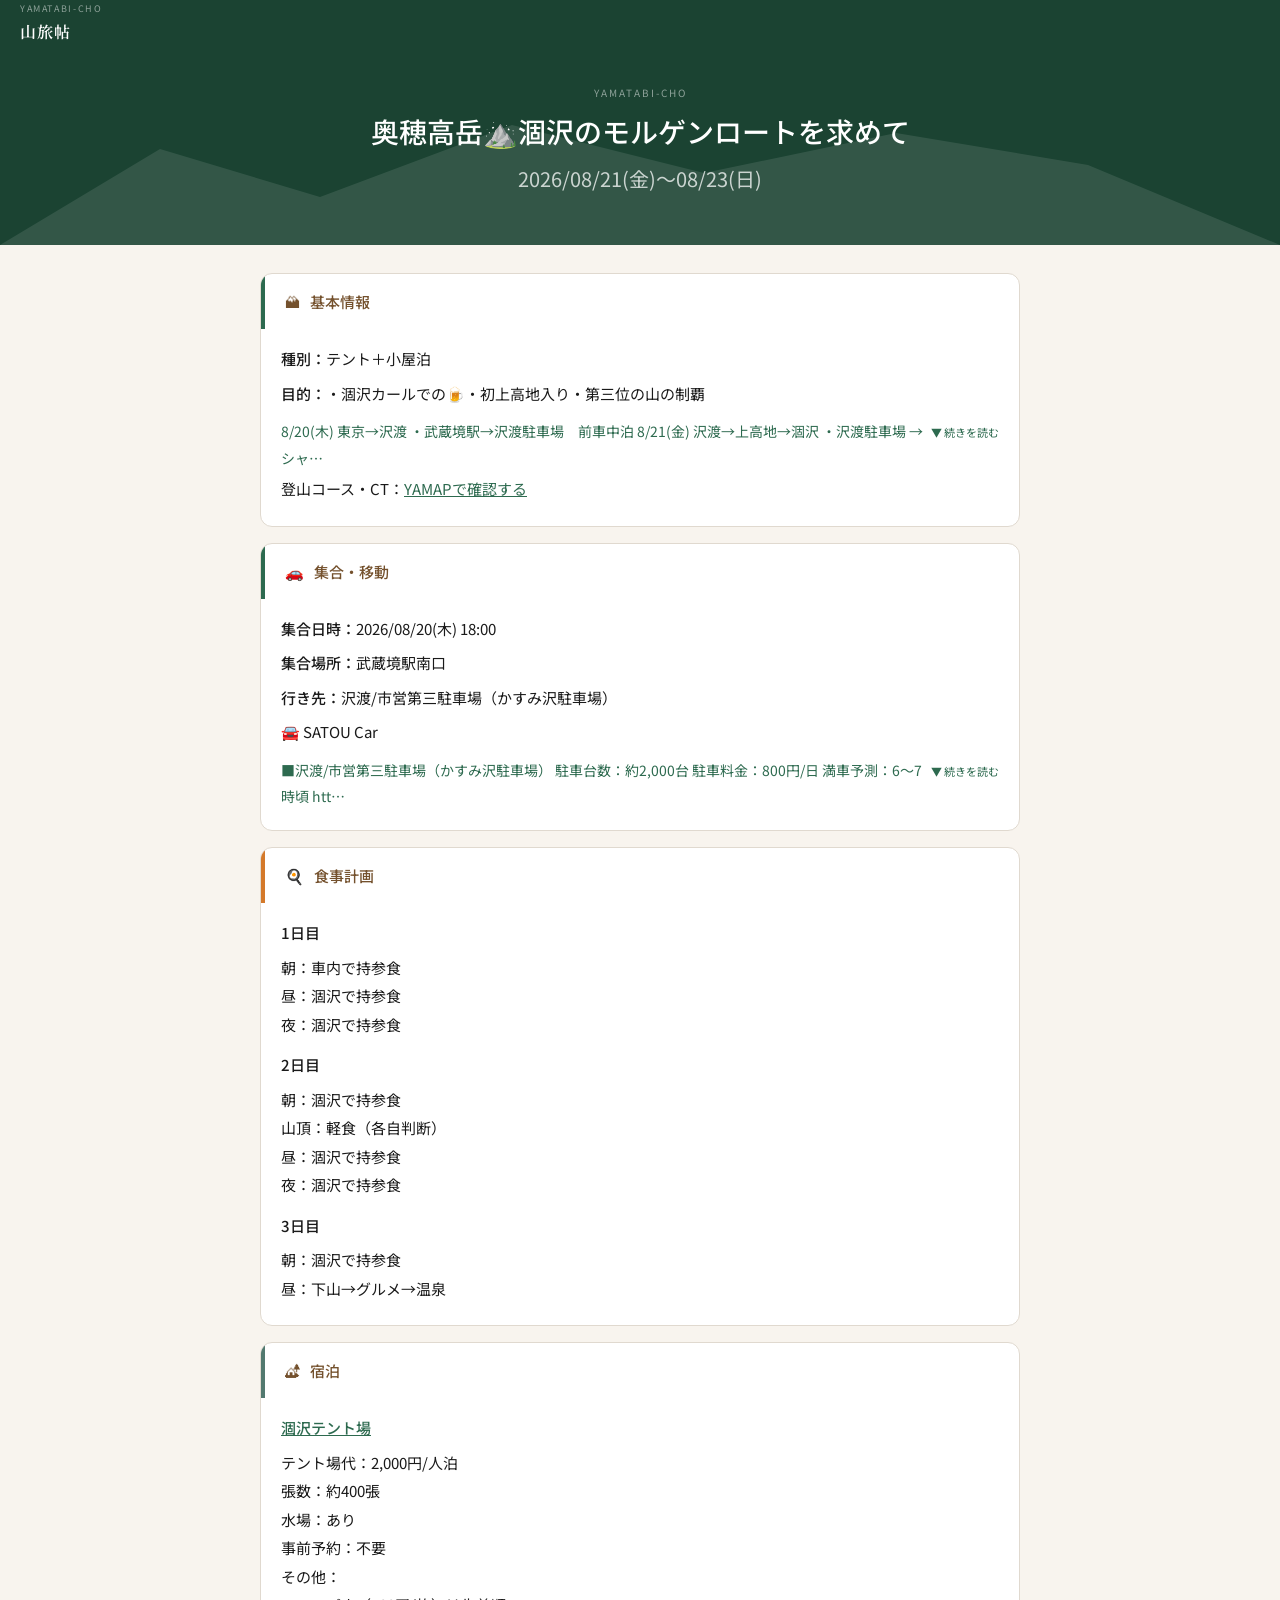
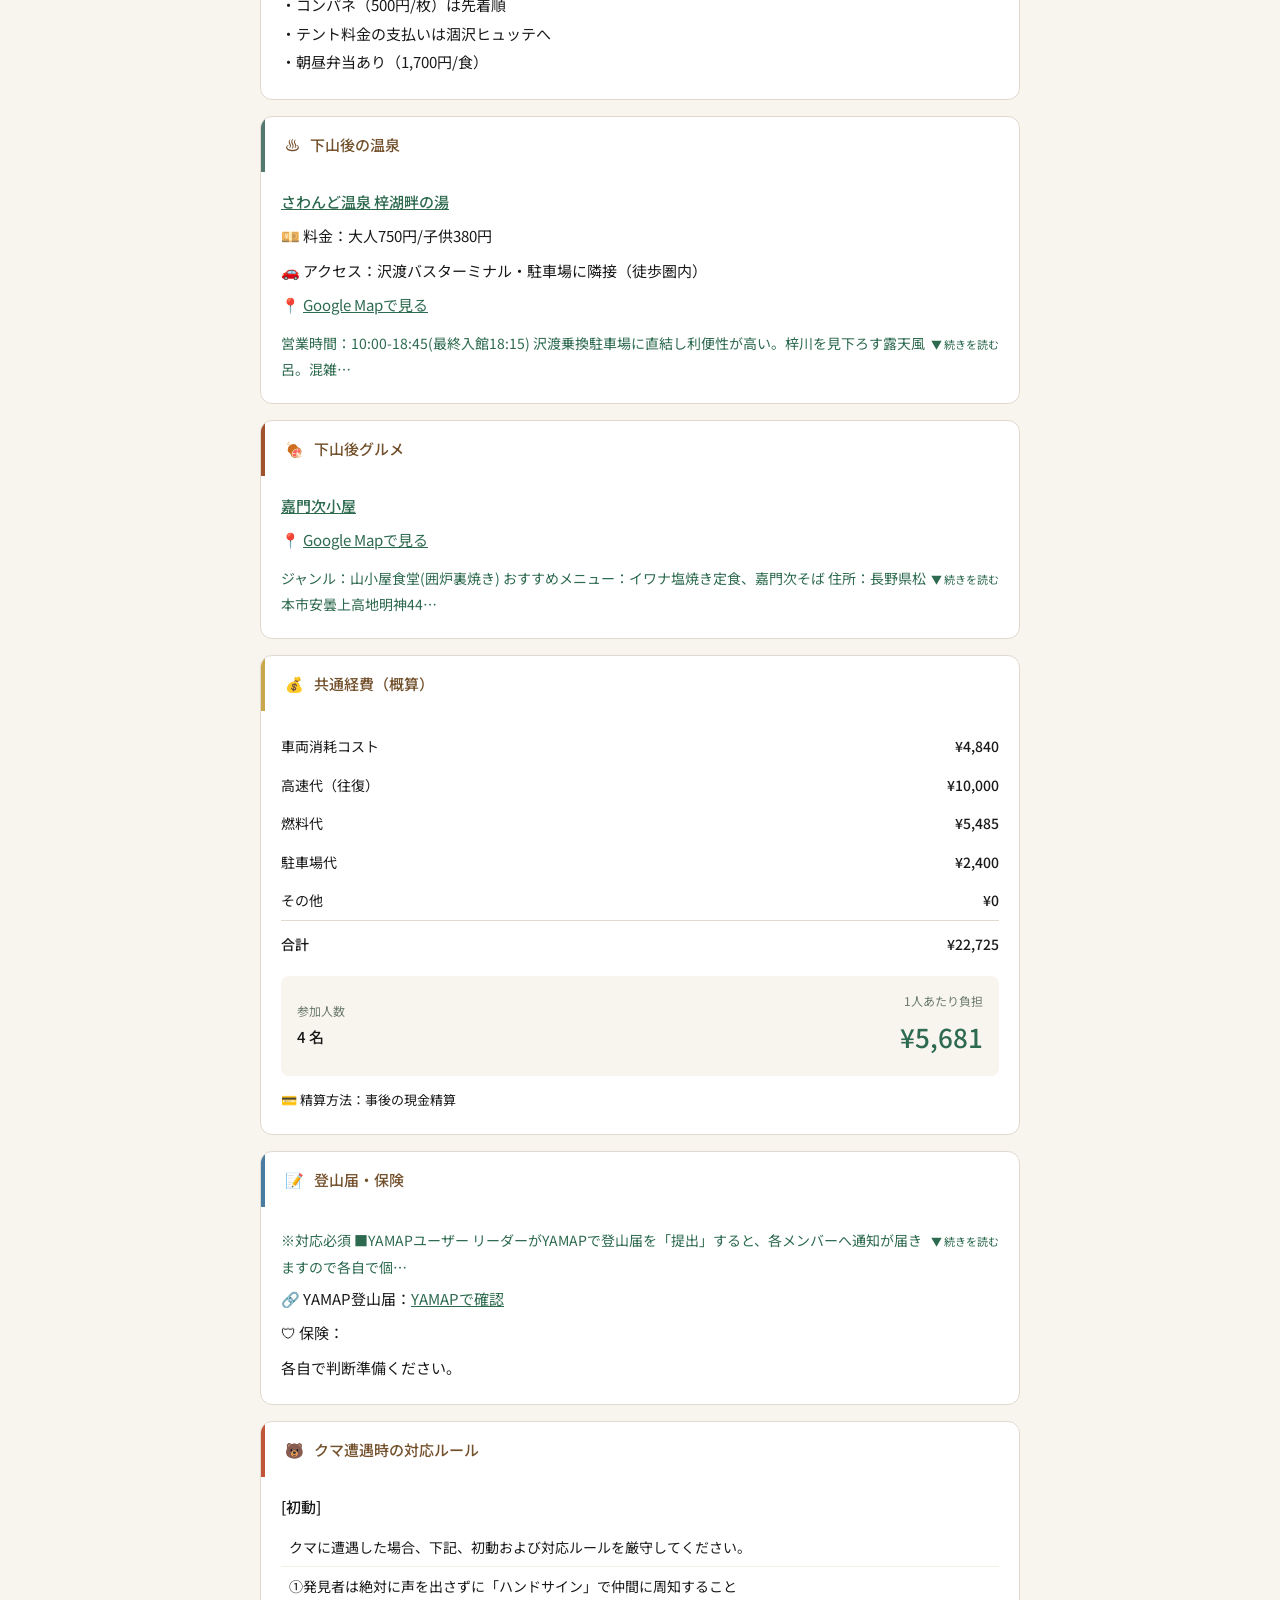
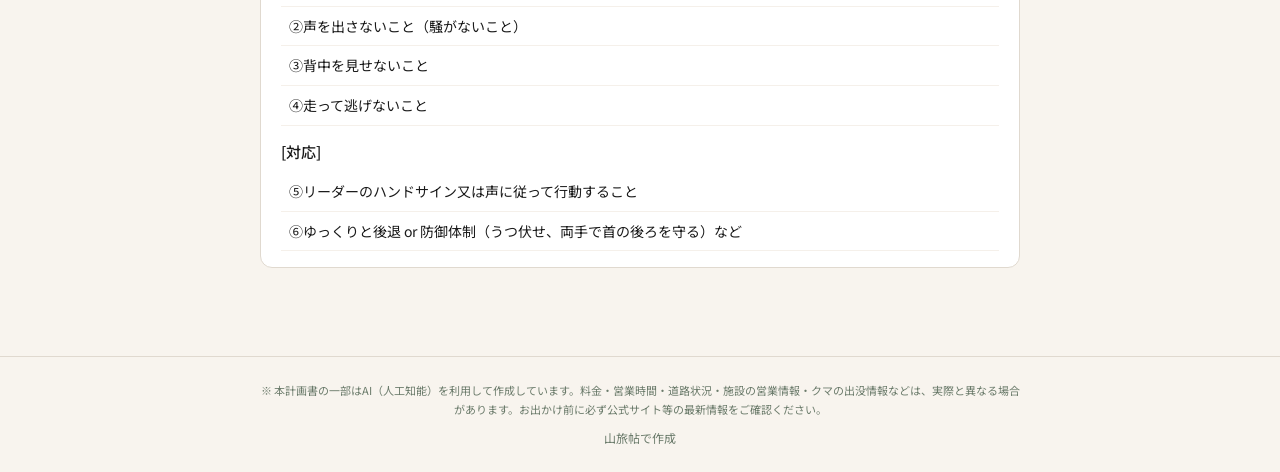
<file: plans/奥穂高岳-涸沢のモルゲンロートを求めて-1786571770.html>
<!DOCTYPE html>
<html lang="ja">
<head>
<meta charset="UTF-8">
<meta name="viewport" content="width=device-width, initial-scale=1">
<title>奥穂高岳⛰️涸沢のモルゲンロートを求めて — 山旅帖</title>
<link rel="preconnect" href="https://fonts.googleapis.com">
<link href="https://fonts.googleapis.com/css2?family=Noto+Sans+JP:wght@400;500&family=Noto+Serif+JP:wght@600&display=swap" rel="stylesheet">
<style>
:root{--forest:#1B4332;--forest2:#2D6A4F;--forest3:#40916C;--earth:#74512D;--sage:#52796F;--gold:#C9A84C;--cream:#F8F4EE;--card:#FFFFFF;--ink:#1A1A1A;--mist:#6B7B6B;--border:#E0D9CF;--red:#C0553A;}
*,*::before,*::after{box-sizing:border-box;margin:0;padding:0;}
body{font-family:"Noto Sans JP","Hiragino Sans",sans-serif;background:var(--cream);color:var(--ink);font-size:15px;line-height:1.8;-webkit-font-smoothing:antialiased;}
a{color:var(--forest2);word-break:break-all;}
.app-header{background:var(--forest);color:#fff;padding:0 20px;height:48px;display:flex;align-items:center;justify-content:space-between;}
.logo{font-family:"Noto Serif JP",serif;font-size:16px;font-weight:600;letter-spacing:.05em;}
.subtitle{font-size:9px;letter-spacing:.18em;color:rgba(255,255,255,.5);display:block;margin-bottom:1px;}
.hero{background:var(--forest);padding:36px 24px 48px;text-align:center;position:relative;overflow:hidden;color:#fff;}
.hero svg{position:absolute;bottom:0;left:0;width:100%;opacity:.1;pointer-events:none;}
.hero-label{font-size:10px;letter-spacing:.2em;color:rgba(255,255,255,.5);margin-bottom:10px;}
.hero-title{font-size:28px;font-weight:500;line-height:1.4;margin-bottom:10px;}
.hero-date{font-size:20px;color:rgba(255,255,255,.75);}
.published-layout{max-width:800px;margin:0 auto;padding:28px 20px 48px;}
.section-card{background:var(--card);border-radius:12px;border:1px solid var(--border);overflow:hidden;margin-bottom:16px;}
.section-card-header{display:flex;align-items:center;gap:10px;padding:14px 20px;border-left:4px solid var(--forest2);font-size:15px;font-weight:500;color:var(--earth);}
.section-card-body{padding:16px 20px;font-size:15px;line-height:1.9;}
.section-card-body p{margin-bottom:6px;}
.section-card-body strong{font-weight:500;}
.accent-move{border-left-color:#2D6A4F;}.accent-food{border-left-color:#D4792A;}.accent-stay{border-left-color:#52796F;}.accent-onsen{border-left-color:#52796F;}.accent-gourmet{border-left-color:#A0522D;}.accent-cost{border-left-color:#C9A84C;}.accent-reg{border-left-color:#4A7BA0;}.accent-safety{border-left-color:#C0553A;}
.cost-table{width:100%;border-collapse:collapse;font-size:14px;}
.cost-table td{padding:6px 0;}
.cost-table td:last-child{text-align:right;font-weight:500;}
.cost-table .total-row td{border-top:1px solid var(--border);padding-top:10px;font-weight:500;}
.cost-summary{display:flex;justify-content:space-between;align-items:center;background:var(--cream);border-radius:8px;padding:14px 16px;margin-top:12px;}
.cost-per-label{font-size:12px;color:var(--mist);text-align:right;}
.cost-per-value{font-size:26px;font-weight:500;color:var(--forest2);}
.cost-total-label{font-size:12px;color:var(--mist);}
.cost-total-value{font-size:15px;font-weight:500;}
.rule-list{list-style:none;padding:0;}
.rule-list li{padding:6px 0 6px 8px;font-size:14px;border-bottom:1px solid #F5F0EA;}
.fold-text>summary{cursor:pointer;color:var(--forest2);list-style:none;padding:4px 0;font-size:14px;display:flex;align-items:baseline;gap:4px;}
.fold-text>summary::-webkit-details-marker{display:none;}
.fold-text>summary::after{content:"▼ 続きを読む";font-size:11px;white-space:nowrap;}
.fold-text[open]>summary::after{content:"▲ 閉じる";}
.fold-text[open]>summary{margin-bottom:6px;}
.mt-12{margin-top:12px;}.text-sm{font-size:13px;}
.app-footer{text-align:center;padding:24px;font-size:12px;color:var(--mist);border-top:1px solid var(--border);margin-top:24px;}
.ai-notice{max-width:800px;margin:0 auto;padding:0 16px 8px;font-size:11px;line-height:1.7;color:var(--mist);text-align:center;}
@media(max-width:768px){.hero-title{font-size:22px;}.cost-summary{flex-direction:column;gap:10px;align-items:flex-start;}.cost-per-label{text-align:left;}.published-layout{padding:16px 12px 40px;}}
</style>
</head>
<body>
<header class="app-header">
  <div>
    <span class="subtitle">YAMATABI-CHO</span>
    <span class="logo">山旅帖</span>
  </div>
</header>
<section class="hero">
  <svg viewBox="0 0 800 80" xmlns="http://www.w3.org/2000/svg" aria-hidden="true">
    <polygon points="0,80 100,20 200,50 320,5 440,35 560,10 680,30 800,80" fill="white"/>
  </svg>
  <p class="hero-label">YAMATABI-CHO</p>
  <h1 class="hero-title">奥穂高岳⛰️涸沢のモルゲンロートを求めて</h1>
  <p class="hero-date">2026/08/21(金)〜08/23(日)</p>
</section>
<main class="published-layout">

        <div class="section-card">
          <div class="section-card-header accent-move">
            <span aria-hidden="true">🏔</span> 基本情報
          </div>
          <div class="section-card-body">
            <p><strong>種別：</strong>テント＋小屋泊</p>
            <p><strong>目的：</strong>・涸沢カールでの🍺・初上高地入り・第三位の山の制覇</p>
            <details class="fold-text"><summary>8/20(木) 東京→沢渡 ・武蔵境駅→沢渡駐車場　前車中泊 8/21(金) 沢渡→上高地→涸沢 ・沢渡駐車場 → シャ…</summary><p style="margin-top:6px;">8/20(木) 東京→沢渡<br>・武蔵境駅→沢渡駐車場　前車中泊<br><br>8/21(金) 沢渡→上高地→涸沢<br>・沢渡駐車場 → シャトルバス → 上高地バスターミナル（0.5h）<br>・上高地 → 明神 → 徳澤 → 横尾（約3h）<br>・横尾 → 本谷橋 → 涸沢（約3〜4h）<br>・涸沢小屋・テント泊<br><br>8/22(土) 涸沢→奥穂高岳→涸沢<br>・涸沢→ザイテングラート→奥穂高岳（約4h）<br>・奥穂高岳→ザイテングラート→涸沢（約3h）<br>・涸沢小屋・テント泊<br><br>8/23(日) 下山→グルメ→温泉</p></details>
            <p>登山コース・CT：<a href="https://yamap.com/plans/code/xJrrVvWNFBrs5yxnk6L8uCXpqopSsZHXgmAkCk4_phauLrT3WrhcWkf24YAFvaCk0SQ" target="_blank" rel="noopener">YAMAPで確認する</a></p>
          </div>
        </div>

        <div class="section-card">
          <div class="section-card-header accent-move">
            <span aria-hidden="true">🚗</span> 集合・移動
          </div>
          <div class="section-card-body">
            <p><strong>集合日時：</strong>2026/08/20(木) 18:00</p>
            <p><strong>集合場所：</strong>武蔵境駅南口</p>
            <p><strong>行き先：</strong>沢渡/市営第三駐車場（かすみ沢駐車場）</p>
            <p><span aria-hidden="true">🚘</span> SATOU Car</p>
            <details class="fold-text"><summary>■沢渡/市営第三駐車場（かすみ沢駐車場） 駐車台数：約2,000台 駐車料金：800円/日 満車予測：6〜7時頃 htt…</summary><p style="margin-top:6px;">■沢渡/市営第三駐車場（かすみ沢駐車場）<br>駐車台数：約2,000台<br>駐車料金：800円/日<br>満車予測：6〜7時頃<br>https://www.kamikochi.or.jp/access/sawando/<br><br>■シャトルバス<br>さわんどバスターミナル←→上高地バス停<br>料金：3,000円/往復（現金払い推奨）<br>https://www.alpico.co.jp/traffic/local/kamikochi/sawando/<br><br>■注意事項<br>・熊スプレーはビニール袋で密閉しリュック内へ入れること（バス車内持ち込み禁止）<br><br>■Google マイマップ<br>https://www.google.com/maps/d/edit?mid=1Cc2EvTqaOfq2YkvRFcqu-KZWSDfPXQw&amp;usp=sharing<br></p></details>
          </div>
        </div>

        <div class="section-card">
          <div class="section-card-header accent-food">
            <span aria-hidden="true">🍳</span> 食事計画
          </div>
          <div class="section-card-body">
            <div><p><strong>1日目</strong></p><p>朝：車内で持参食<br>昼：涸沢で持参食<br>夜：涸沢で持参食</p></div><div class="mt-12"><p><strong>2日目</strong></p><p>朝：涸沢で持参食<br>山頂：軽食（各自判断）<br>昼：涸沢で持参食<br>夜：涸沢で持参食<br></p></div><div class="mt-12"><p><strong>3日目</strong></p><p>朝：涸沢で持参食<br>昼：下山→グルメ→温泉</p></div>
          </div>
        </div>

        <div class="section-card">
          <div class="section-card-header accent-stay">
            <span aria-hidden="true">🏕</span> 宿泊
          </div>
          <div class="section-card-body">
            
          
          
          <p><strong><a href="https://karasawa-hyutte.com" target="_blank" rel="noopener">涸沢テント場</a></strong></p>
          <p>テント場代：2,000円/人泊<br>張数：約400張<br>水場：あり<br>事前予約：不要<br>その他：<br>・コンパネ（500円/枚）は先着順<br>・テント料金の支払いは涸沢ヒュッテへ<br>・朝昼弁当あり（1,700円/食）<br></p>
          </div>
        </div>

        <div class="section-card">
          <div class="section-card-header accent-onsen">
            <span aria-hidden="true">♨️</span> 下山後の温泉
          </div>
          <div class="section-card-body">
            <p><strong><a href="https://azusakohaann.jimdofree.com/" target="_blank" rel="noopener">さわんど温泉 梓湖畔の湯</a></strong></p>
            <p><span aria-hidden="true">💴</span> 料金：大人750円/子供380円</p>
            <p><span aria-hidden="true">🚗</span> アクセス：沢渡バスターミナル・駐車場に隣接（徒歩圏内）</p>
            <p><span aria-hidden="true">📍</span> <a href="https://www.google.com/maps/place/?q=place_id:ChIJxW2N-Yw4HWARxBUH06sZI0M" target="_blank" rel="noopener">Google Mapで見る</a></p>
            <details class="fold-text"><summary>営業時間：10:00-18:45(最終入館18:15) 沢渡乗換駐車場に直結し利便性が高い。梓川を見下ろす露天風呂。混雑…</summary><p style="margin-top:6px;">営業時間：10:00-18:45(最終入館18:15)<br>沢渡乗換駐車場に直結し利便性が高い。梓川を見下ろす露天風呂。混雑期は駐車場混雑に注意<br>情報源：https://azusakohaann.jimdofree.com/温泉入浴料金-bathing-fee/<br>情報確認日：2026-08-03（料金・営業時間は公式情報で最終確認してください）<br><br>② 中の湯温泉旅館（日帰り入浴）<br>住所：長野県松本市安曇4467（〒390-1516）<br>料金：1,000円（2026年4月10日までは800円。チェックアウト後の宿泊者は500円）<br>営業時間：12:00〜17:00（状況により16:00終了の日あり／混雑・水不足で変動の可能性あり）<br>Googleマップ：https://www.google.com/maps/place/?q=place_id:ChIJRbRtVydGHWARygGeTMFlXnY<br>クチコミ評価：★4.2（709件）<br>おすすめポイント：マイカー規制区間の外側（釜トンネル手前）にあるため、車で直接乗り付けられるのが最大の利点。日本秘湯を守る会加盟の一軒宿で、無色透明の単純硫黄泉と穂高連峰の展望が自慢です。焼岳登山の拠点としても有名。<br><br>③ 坂巻温泉旅館（日帰り入浴）<br>住所：長野県松本市安曇上高地（坂巻）〒390-1516<br>料金：大人600円／子供300円<br>営業時間：内湯11:00〜16:00、露天9:00〜16:00（不定休）<br>Googleマップ：https://www.google.com/maps/place/?q=place_id:ChIJrQS24NZFHWAR9Y55_2AyOAs<br>クチコミ評価：★4.3（353件）<br>おすすめポイント：3件の中で評価が最も高い一軒宿。梓川渓谷沿いの野趣あふれる露天風呂が人気で、「子宝の湯」としても知られる名湯です。こちらも規制区間の外なので車で直接アクセス可能。トンネルとトンネルの間にあり見落としやすいので、看板に注意してください。<br><br>補足：②③はいずれも沢渡から車で15〜20分程度の距離にあり、上高地バスターミナルから見ても実質的な移動時間として30分圏内に収まります。料金・営業時間は季節や水量状況で変動することがあるため、当日は念のため電話確認をおすすめします（②中の湯：0263-95-2407／③坂巻温泉：0263-95-2453）。</p></details>
          </div>
        </div>

        <div class="section-card">
          <div class="section-card-header accent-gourmet">
            <span aria-hidden="true">🍖</span> 下山後グルメ
          </div>
          <div class="section-card-body">
            <p><strong><a href="https://kamonjigoya.jp" target="_blank" rel="noopener">嘉門次小屋</a></strong></p>
            <p><span aria-hidden="true">📍</span> <a href="https://www.google.com/maps/place/嘉門次小屋/@36.2527944,137.6644112,17z/data=!3m1!4b1!4m6!3m5!1s0x601d45d6e0b604ad:0xfdcc76a213c205bb!8m2!3d36.2527944!4d137.6644112!16s%2Fg%2F11bbw_zqjf?entry=ttu&amp;g_ep=EgoyMDI2MDcyOS4wIKXMDSoASAFQAw%3D%3D" target="_blank" rel="noopener">Google Mapで見る</a></p>
            <details class="fold-text"><summary>ジャンル：山小屋食堂(囲炉裏焼き) おすすめメニュー：イワナ塩焼き定食、嘉門次そば 住所：長野県松本市安曇上高地明神44…</summary><p style="margin-top:6px;">ジャンル：山小屋食堂(囲炉裏焼き)<br>おすすめメニュー：イワナ塩焼き定食、嘉門次そば<br>住所：長野県松本市安曇上高地明神4469-1<br>営業時間：8:30〜16:30(4月下旬〜11月中旬のみ営業)<br>クチコミ評価：Tripadvisor 4.2点(86件の口コミ)<br><br>① 五千尺キッチン<br>ジャンル：郷土料理・洋食(信州グルメ)<br>おすすめメニュー：山賊定食、五千尺スパイシーポークカレー<br>住所：長野県松本市安曇上高地4468(五千尺ホテル上高地隣接・2階)<br>営業時間：11:00〜15:00(季節により延長あり)／無休(冬期休業あり)<br>クチコミ評価：Tripadvisor 3.8点(41件の口コミ)／食べログ 3.45点(258件) <br>TripAdvisor<br>Google Map：https://www.google.com/maps/search/?api=1&amp;query=五千尺キッチン+上高地<br><br>② 上高地食堂<br>ジャンル：食堂(信州郷土料理)<br>おすすめメニュー：信州サーモン丼、イワナ料理<br>住所：長野県松本市安曇上高地(上高地バスターミナル内2階)<br>営業時間：6:00〜16:00(季節変動あり)<br>クチコミ評価：Tripadvisor 3.9点(33件の口コミ)／フォートラベル 3.31点(14件) <br>TripAdvisor<br>Google Map：https://www.google.com/maps/search/?api=1&amp;query=上高地食堂+上高地バスターミナル</p></details>
          </div>
        </div>

        <div class="section-card">
          <div class="section-card-header accent-cost">
            <span aria-hidden="true">💰</span> 共通経費（概算）
          </div>
          <div class="section-card-body">
            <table class="cost-table">
              
      <tr><td>車両消耗コスト</td><td>¥4,840</td></tr>
      <tr><td>高速代（往復）</td><td>¥10,000</td></tr>
      <tr><td>燃料代</td><td>¥5,485</td></tr>
      <tr><td>駐車場代</td><td>¥2,400</td></tr>
      <tr><td>その他</td><td>¥0</td></tr>
              <tr class="total-row">
                <td><strong>合計</strong></td>
                <td><strong>¥22,725</strong></td>
              </tr>
            </table>
            <div class="cost-summary">
              <div>
                <div class="cost-total-label">参加人数</div>
                <div class="cost-total-value">4 名</div>
              </div>
              <div style="text-align:right">
                <div class="cost-per-label">1人あたり負担</div>
                <div class="cost-per-value">¥5,681</div>
              </div>
            </div>
            <p class="mt-12 text-sm"><span aria-hidden="true">💳</span> 精算方法：事後の現金精算</p>
          </div>
        </div>

        <div class="section-card">
          <div class="section-card-header accent-reg">
            <span aria-hidden="true">📝</span> 登山届・保険
          </div>
          <div class="section-card-body">
            <details class="fold-text"><summary>※対応必須  ■YAMAPユーザー リーダーがYAMAPで登山届を「提出」すると、各メンバーへ通知が届きますので各自で個…</summary><p style="margin-top:6px;">※対応必須 <br>■YAMAPユーザー<br>リーダーがYAMAPで登山届を「提出」すると、各メンバーへ通知が届きますので各自で個人情報を登録してください。登山届に反映されます。 <br><br>■YAMAPユーザー以外<br>リーダーにて全て代行して登山届を提出します。</p></details>
            <p><span aria-hidden="true">🔗</span> YAMAP登山届：<a href="https://help.yamap.com/hc/ja/articles/900000957403-登山計画に同行者を追加するには" target="_blank" rel="noopener">YAMAPで確認</a></p>
            <p><span aria-hidden="true">🛡</span> 保険：</p><p>各自で判断準備ください。</p>
          </div>
        </div>

        <div class="section-card">
          <div class="section-card-header accent-safety">
            <span aria-hidden="true">🐻</span> クマ遭遇時の対応ルール
          </div>
          <div class="section-card-body">
            <p><strong>[初動]</strong></p><ul class="rule-list"><li>クマに遭遇した場合、下記、初動および対応ルールを厳守してください。</li><li>①発見者は絶対に声を出さずに「ハンドサイン」で仲間に周知すること</li><li>②声を出さないこと（騒がないこと）</li><li>③背中を見せないこと</li><li>④走って逃げないこと</li></ul>
            <p class="mt-12"><strong>[対応]</strong></p><ul class="rule-list"><li>⑤リーダーのハンドサイン又は声に従って行動すること</li><li>⑥ゆっくりと後退 or 防御体制（うつ伏せ、両手で首の後ろを守る）など</li></ul>
          </div>
        </div>
</main>
<footer class="app-footer">
  <p class="ai-notice">※ 本計画書の一部はAI（人工知能）を利用して作成しています。料金・営業時間・道路状況・施設の営業情報・クマの出没情報などは、実際と異なる場合があります。お出かけ前に必ず公式サイト等の最新情報をご確認ください。</p>
  山旅帖で作成
</footer>
</body>
</html>
</file>
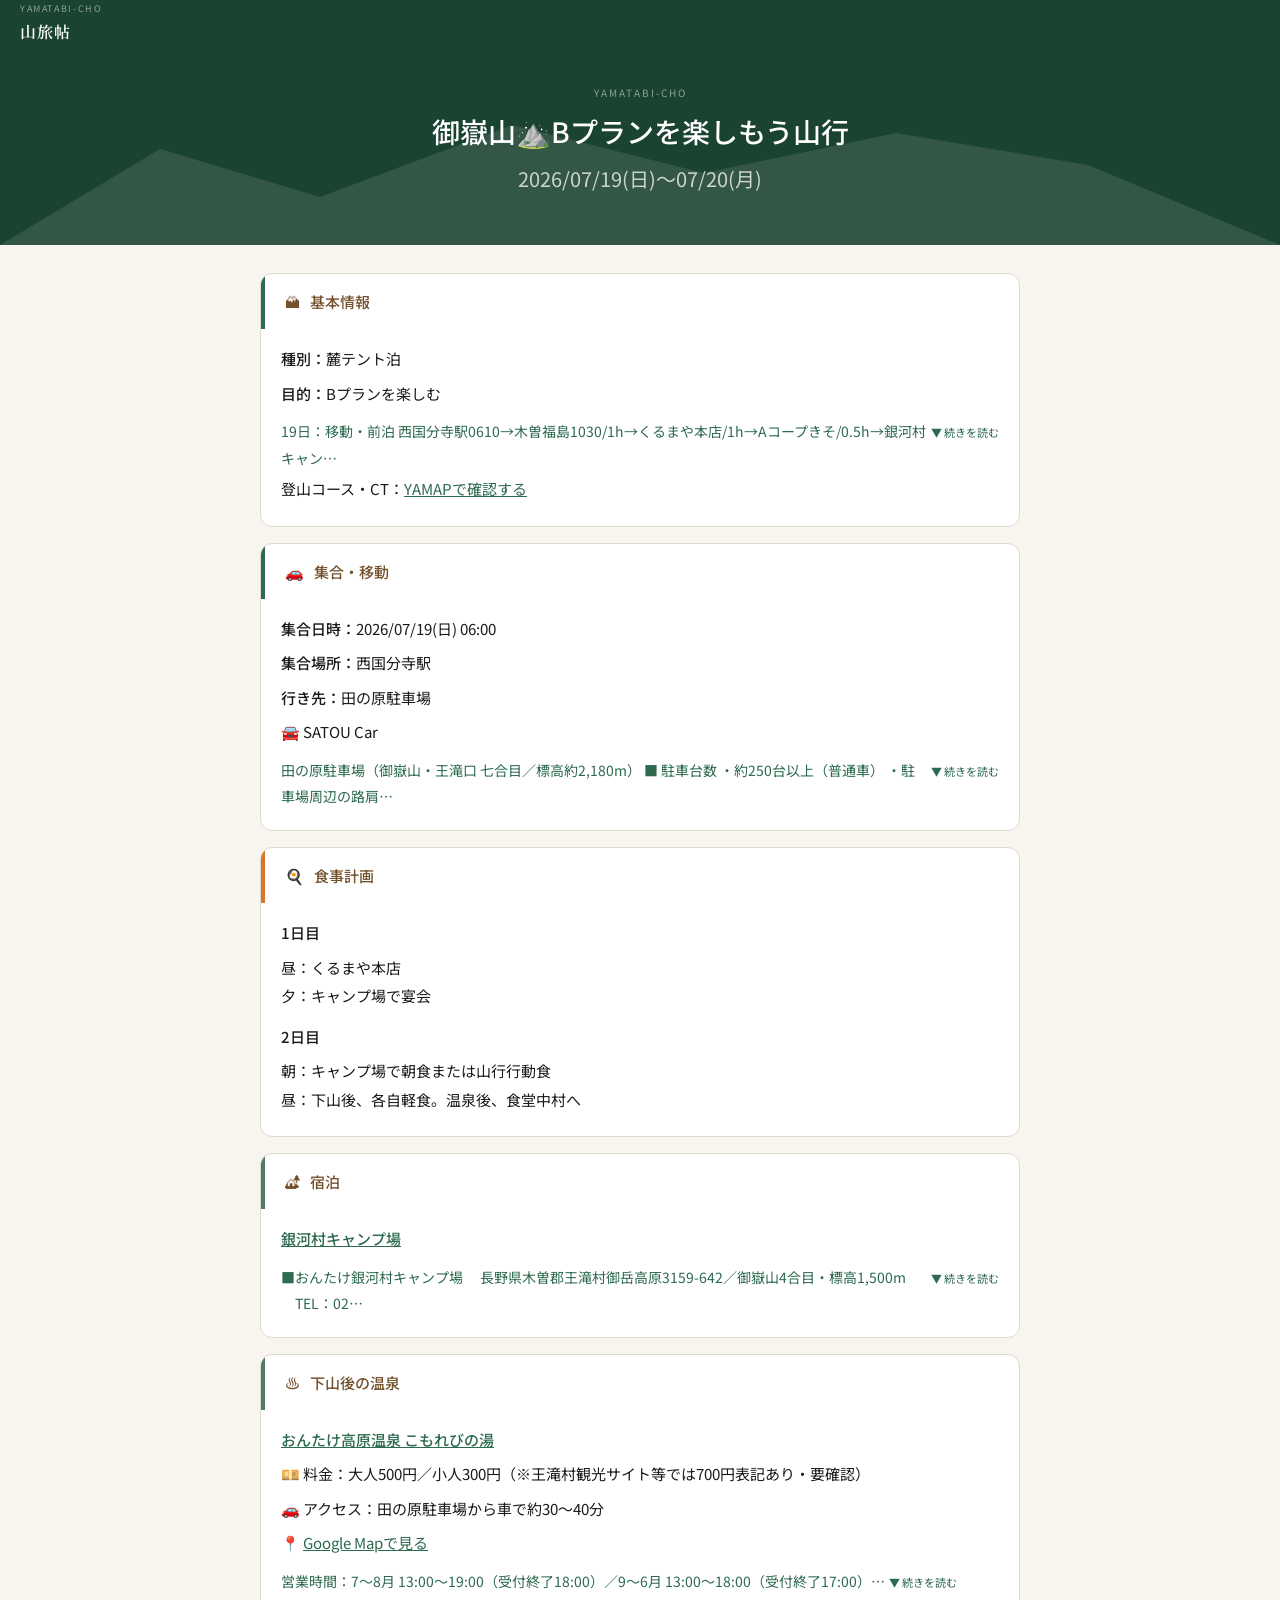
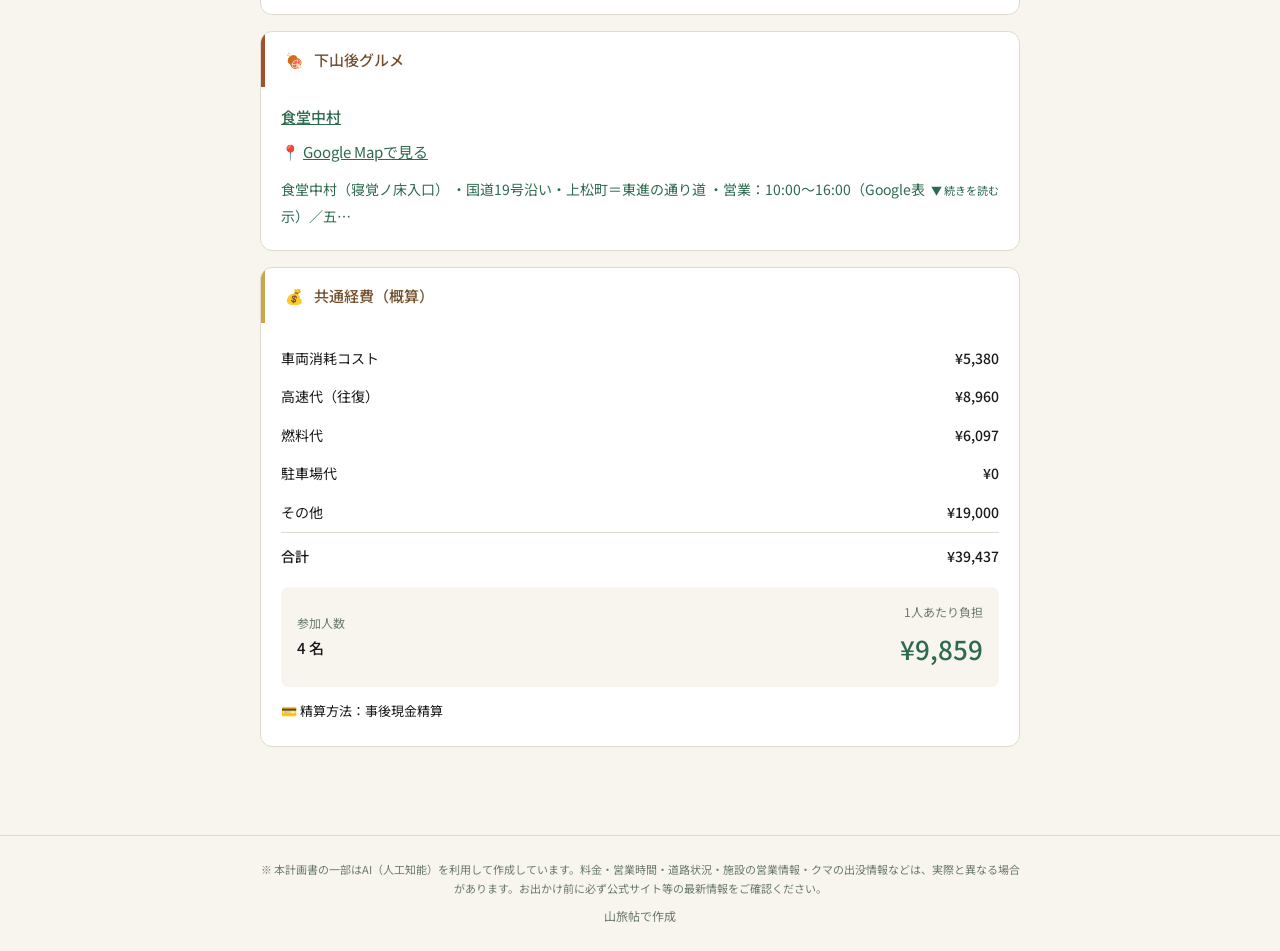
<file: plans/御嶽山-bプランを楽しもう山行-1784807083.html>
<!DOCTYPE html>
<html lang="ja">
<head>
<meta charset="UTF-8">
<meta name="viewport" content="width=device-width, initial-scale=1">
<title>御嶽山⛰️Bプランを楽しもう山行 — 山旅帖</title>
<link rel="preconnect" href="https://fonts.googleapis.com">
<link href="https://fonts.googleapis.com/css2?family=Noto+Sans+JP:wght@400;500&family=Noto+Serif+JP:wght@600&display=swap" rel="stylesheet">
<style>
:root{--forest:#1B4332;--forest2:#2D6A4F;--forest3:#40916C;--earth:#74512D;--sage:#52796F;--gold:#C9A84C;--cream:#F8F4EE;--card:#FFFFFF;--ink:#1A1A1A;--mist:#6B7B6B;--border:#E0D9CF;--red:#C0553A;}
*,*::before,*::after{box-sizing:border-box;margin:0;padding:0;}
body{font-family:"Noto Sans JP","Hiragino Sans",sans-serif;background:var(--cream);color:var(--ink);font-size:15px;line-height:1.8;-webkit-font-smoothing:antialiased;}
a{color:var(--forest2);word-break:break-all;}
.app-header{background:var(--forest);color:#fff;padding:0 20px;height:48px;display:flex;align-items:center;justify-content:space-between;}
.logo{font-family:"Noto Serif JP",serif;font-size:16px;font-weight:600;letter-spacing:.05em;}
.subtitle{font-size:9px;letter-spacing:.18em;color:rgba(255,255,255,.5);display:block;margin-bottom:1px;}
.hero{background:var(--forest);padding:36px 24px 48px;text-align:center;position:relative;overflow:hidden;color:#fff;}
.hero svg{position:absolute;bottom:0;left:0;width:100%;opacity:.1;pointer-events:none;}
.hero-label{font-size:10px;letter-spacing:.2em;color:rgba(255,255,255,.5);margin-bottom:10px;}
.hero-title{font-size:28px;font-weight:500;line-height:1.4;margin-bottom:10px;}
.hero-date{font-size:20px;color:rgba(255,255,255,.75);}
.published-layout{max-width:800px;margin:0 auto;padding:28px 20px 48px;}
.section-card{background:var(--card);border-radius:12px;border:1px solid var(--border);overflow:hidden;margin-bottom:16px;}
.section-card-header{display:flex;align-items:center;gap:10px;padding:14px 20px;border-left:4px solid var(--forest2);font-size:15px;font-weight:500;color:var(--earth);}
.section-card-body{padding:16px 20px;font-size:15px;line-height:1.9;}
.section-card-body p{margin-bottom:6px;}
.section-card-body strong{font-weight:500;}
.accent-move{border-left-color:#2D6A4F;}.accent-food{border-left-color:#D4792A;}.accent-stay{border-left-color:#52796F;}.accent-onsen{border-left-color:#52796F;}.accent-gourmet{border-left-color:#A0522D;}.accent-cost{border-left-color:#C9A84C;}.accent-reg{border-left-color:#4A7BA0;}.accent-safety{border-left-color:#C0553A;}
.cost-table{width:100%;border-collapse:collapse;font-size:14px;}
.cost-table td{padding:6px 0;}
.cost-table td:last-child{text-align:right;font-weight:500;}
.cost-table .total-row td{border-top:1px solid var(--border);padding-top:10px;font-weight:500;}
.cost-summary{display:flex;justify-content:space-between;align-items:center;background:var(--cream);border-radius:8px;padding:14px 16px;margin-top:12px;}
.cost-per-label{font-size:12px;color:var(--mist);text-align:right;}
.cost-per-value{font-size:26px;font-weight:500;color:var(--forest2);}
.cost-total-label{font-size:12px;color:var(--mist);}
.cost-total-value{font-size:15px;font-weight:500;}
.rule-list{list-style:none;padding:0;}
.rule-list li{padding:6px 0 6px 8px;font-size:14px;border-bottom:1px solid #F5F0EA;}
.fold-text>summary{cursor:pointer;color:var(--forest2);list-style:none;padding:4px 0;font-size:14px;display:flex;align-items:baseline;gap:4px;}
.fold-text>summary::-webkit-details-marker{display:none;}
.fold-text>summary::after{content:"▼ 続きを読む";font-size:11px;white-space:nowrap;}
.fold-text[open]>summary::after{content:"▲ 閉じる";}
.fold-text[open]>summary{margin-bottom:6px;}
.mt-12{margin-top:12px;}.text-sm{font-size:13px;}
.app-footer{text-align:center;padding:24px;font-size:12px;color:var(--mist);border-top:1px solid var(--border);margin-top:24px;}
.ai-notice{max-width:800px;margin:0 auto;padding:0 16px 8px;font-size:11px;line-height:1.7;color:var(--mist);text-align:center;}
@media(max-width:768px){.hero-title{font-size:22px;}.cost-summary{flex-direction:column;gap:10px;align-items:flex-start;}.cost-per-label{text-align:left;}.published-layout{padding:16px 12px 40px;}}
</style>
</head>
<body>
<header class="app-header">
  <div>
    <span class="subtitle">YAMATABI-CHO</span>
    <span class="logo">山旅帖</span>
  </div>
</header>
<section class="hero">
  <svg viewBox="0 0 800 80" xmlns="http://www.w3.org/2000/svg" aria-hidden="true">
    <polygon points="0,80 100,20 200,50 320,5 440,35 560,10 680,30 800,80" fill="white"/>
  </svg>
  <p class="hero-label">YAMATABI-CHO</p>
  <h1 class="hero-title">御嶽山⛰️Bプランを楽しもう山行</h1>
  <p class="hero-date">2026/07/19(日)〜07/20(月)</p>
</section>
<main class="published-layout">

        <div class="section-card">
          <div class="section-card-header accent-move">
            <span aria-hidden="true">🏔</span> 基本情報
          </div>
          <div class="section-card-body">
            <p><strong>種別：</strong>麓テント泊</p>
            <p><strong>目的：</strong>Bプランを楽しむ</p>
            <details class="fold-text"><summary>19日：移動・前泊 西国分寺駅0610→木曽福島1030/1h→くるまや本店/1h→Aコープきそ/0.5h→銀河村キャン…</summary><p style="margin-top:6px;">19日：移動・前泊<br>西国分寺駅0610→木曽福島1030/1h→くるまや本店/1h→Aコープきそ/0.5h→銀河村キャンプ場1400<br>20月：登山・帰京<br>銀河村キャンプ場0500→田の原駐車場0520→御嶽山0900/0.6h→田の原駐車場1200→やまテラス王滝/0.5h→こもれびの湯→食堂中村→寄れたら‥寝覚ノ床→西国分寺駅<br></p></details>
            <p>登山コース・CT：<a href="https://yamap.com/plans/code/_yGsLTzSEzOg9fCrOnf9w0sD-zB4NxYlEWVhOfMOafX7dwTltpEzhRJuikBvm0MRMlk" target="_blank" rel="noopener">YAMAPで確認する</a></p>
          </div>
        </div>

        <div class="section-card">
          <div class="section-card-header accent-move">
            <span aria-hidden="true">🚗</span> 集合・移動
          </div>
          <div class="section-card-body">
            <p><strong>集合日時：</strong>2026/07/19(日) 06:00</p>
            <p><strong>集合場所：</strong>西国分寺駅</p>
            <p><strong>行き先：</strong>田の原駐車場</p>
            <p><span aria-hidden="true">🚘</span> SATOU Car</p>
            <details class="fold-text"><summary>田の原駐車場（御嶽山・王滝口 七合目／標高約2,180m） ■ 駐車台数 ・約250台以上（普通車） ・駐車場周辺の路肩…</summary><p style="margin-top:6px;">田の原駐車場（御嶽山・王滝口 七合目／標高約2,180m）<br><br>■ 駐車台数<br>・約250台以上（普通車）<br>・駐車場周辺の路肩スペースにも駐車可能<br><br>■ 駐車料金<br>・無料（時間制限なし）<br><br>■ 満車予測<br>・通常期：ほぼ満車にならない余裕あり<br>・ハイシーズン（7〜9月の晴天の土日祝・お盆）：<br>　　7:00頃〜13:00頃 満車の可能性<br>　　→ 確実に停めるなら 5:30〜6:00 着推奨<br>・ヤマップ投稿では 7:50 着で満車＋路上駐車600m の事例あり<br><br>■ 満車時のBプラン<br>1) 駐車場手前の路肩スペースに駐車（最も現実的・実績多数）<br>　　※ 最後尾は登山口から数百m〜600m 離れる場合あり<br>2) 御岳ロープウェイ駐車場（黒沢口ルート）へ転進<br>　　→ 大規模駐車場。剣ヶ峰へのルート変更が必要<br>3) 濁河温泉登山口（岐阜側）<br>　　→ 登山口前約50台＋市営無料駐車場あり。ただし移動に時間がかかる</p></details>
          </div>
        </div>

        <div class="section-card">
          <div class="section-card-header accent-food">
            <span aria-hidden="true">🍳</span> 食事計画
          </div>
          <div class="section-card-body">
            <div><p><strong>1日目</strong></p><p>昼：くるまや本店<br>夕：キャンプ場で宴会</p></div><div class="mt-12"><p><strong>2日目</strong></p><p>朝：キャンプ場で朝食または山行行動食<br>昼：下山後、各自軽食。温泉後、食堂中村へ</p></div>
          </div>
        </div>

        <div class="section-card">
          <div class="section-card-header accent-stay">
            <span aria-hidden="true">🏕</span> 宿泊
          </div>
          <div class="section-card-body">
            
          
          
          <p><strong><a href="https://ginga-mura.jp/cabins/" target="_blank" rel="noopener">銀河村キャンプ場</a></strong></p>
          <details class="fold-text"><summary>■おんたけ銀河村キャンプ場 　長野県木曽郡王滝村御岳高原3159-642／御嶽山4合目・標高1,500m 　TEL：02…</summary><p style="margin-top:6px;">■おんたけ銀河村キャンプ場<br>　長野県木曽郡王滝村御岳高原3159-642／御嶽山4合目・標高1,500m<br>　TEL：0264-24-0888　予約：なっぷ https://www.nap-camp.com/nagano/12318<br>　予約内容：キャビン1棟・4名（予約済み）<br><br>　小屋代　　：スターキャビン 19,000円〜／1棟<br>　部屋タイプ：キャビン1棟の貸切（相部屋ではなくプライベート）<br>　女子更衣室：専用更衣室の記載なし<br>　翌日弁当　：販売の記載なし → 行動食を持参前提。要問い合わせ<br>　売店　　　：あり（売店・自動販売機）<br>　水場　　　：あり（炊事棟）<br>　乾燥室　　：記載なし → 無い前提。要確認<br>　入浴　　　：場内シャワー室あり<br>　寝具　　　：マット・毛布あり<br>　おすすめポイント：<br>　　・全国屈指の星空。天体望遠鏡完備の「星の家」、毎夜の星空観望会（雨天は星のお話）<br>　　・白樺林に囲まれ御嶽山の眺望良好。御嶽山登山（田の原口）のベースに好適<br>　　・キャビン泊は雨天でも準備・撤収が楽と口コミ高評価</p></details>
          </div>
        </div>

        <div class="section-card">
          <div class="section-card-header accent-onsen">
            <span aria-hidden="true">♨️</span> 下山後の温泉
          </div>
          <div class="section-card-body">
            <p><strong><a href="https://www.ontake-kyukamura.net/facility/#komorebi" target="_blank" rel="noopener">おんたけ高原温泉 こもれびの湯</a></strong></p>
            <p><span aria-hidden="true">💴</span> 料金：大人500円／小人300円（※王滝村観光サイト等では700円表記あり・要確認）</p>
            <p><span aria-hidden="true">🚗</span> アクセス：田の原駐車場から車で約30〜40分</p>
            <p><span aria-hidden="true">📍</span> <a href="https://maps.google.com/?cid=6513372827572363096" target="_blank" rel="noopener">Google Mapで見る</a></p>
            <details class="fold-text"><summary>営業時間：7〜8月 13:00〜19:00（受付終了18:00）／9〜6月 13:00〜18:00（受付終了17:00）…</summary><p style="margin-top:6px;">営業時間：7〜8月 13:00〜19:00（受付終了18:00）／9〜6月 13:00〜18:00（受付終了17:00）・第2・第4水曜定休<br><br>御嶽山登山口から最も近い日帰り温泉。<br>注意：林道は道幅狭し。夏期は露天でアブに注意。<br>情報源：http://ontake-kyukamura.net/spring/index.php<br></p></details>
          </div>
        </div>

        <div class="section-card">
          <div class="section-card-header accent-gourmet">
            <span aria-hidden="true">🍖</span> 下山後グルメ
          </div>
          <div class="section-card-body">
            <p><strong><a href="https://ginga-mura.jp" target="_blank" rel="noopener">食堂中村</a></strong></p>
            <p><span aria-hidden="true">📍</span> <a href="https://www.google.com/maps/place/食堂中村/@35.7730876,137.6989611,17z/data=!4m8!3m7!1s0x601cdcb4c2ca5a3b:0x1a2bfd167a894e38!8m2!3d35.7730876!4d137.701536!9m1!1b1!16s%2Fg%2F11bw46js16?entry=ttu&amp;g_ep=EgoyMDI2MDcxNS4wIKXMDSoASAFQAw%3D%3D" target="_blank" rel="noopener">Google Mapで見る</a></p>
            <details class="fold-text"><summary>食堂中村（寝覚ノ床入口） ・国道19号沿い・上松町＝東進の通り道 ・営業：10:00〜16:00（Google表示）／五…</summary><p style="margin-top:6px;">食堂中村（寝覚ノ床入口）<br>・国道19号沿い・上松町＝東進の通り道<br>・営業：10:00〜16:00（Google表示）／五平餅・そば・カツ丼<br>・五平餅主体で「そば品切れ仕舞い」の影響を受けにくく、湯上がり後でも間に合いやすい<br>・Google評価 ★4.2（172件）<br>・電話：0264-52-2183</p></details>
          </div>
        </div>

        <div class="section-card">
          <div class="section-card-header accent-cost">
            <span aria-hidden="true">💰</span> 共通経費（概算）
          </div>
          <div class="section-card-body">
            <table class="cost-table">
              
      <tr><td>車両消耗コスト</td><td>¥5,380</td></tr>
      <tr><td>高速代（往復）</td><td>¥8,960</td></tr>
      <tr><td>燃料代</td><td>¥6,097</td></tr>
      <tr><td>駐車場代</td><td>¥0</td></tr>
      <tr><td>その他</td><td>¥19,000</td></tr>
              <tr class="total-row">
                <td><strong>合計</strong></td>
                <td><strong>¥39,437</strong></td>
              </tr>
            </table>
            <div class="cost-summary">
              <div>
                <div class="cost-total-label">参加人数</div>
                <div class="cost-total-value">4 名</div>
              </div>
              <div style="text-align:right">
                <div class="cost-per-label">1人あたり負担</div>
                <div class="cost-per-value">¥9,859</div>
              </div>
            </div>
            <p class="mt-12 text-sm"><span aria-hidden="true">💳</span> 精算方法：事後現金精算</p>
          </div>
        </div>
</main>
<footer class="app-footer">
  <p class="ai-notice">※ 本計画書の一部はAI（人工知能）を利用して作成しています。料金・営業時間・道路状況・施設の営業情報・クマの出没情報などは、実際と異なる場合があります。お出かけ前に必ず公式サイト等の最新情報をご確認ください。</p>
  山旅帖で作成
</footer>
</body>
</html>
</file>
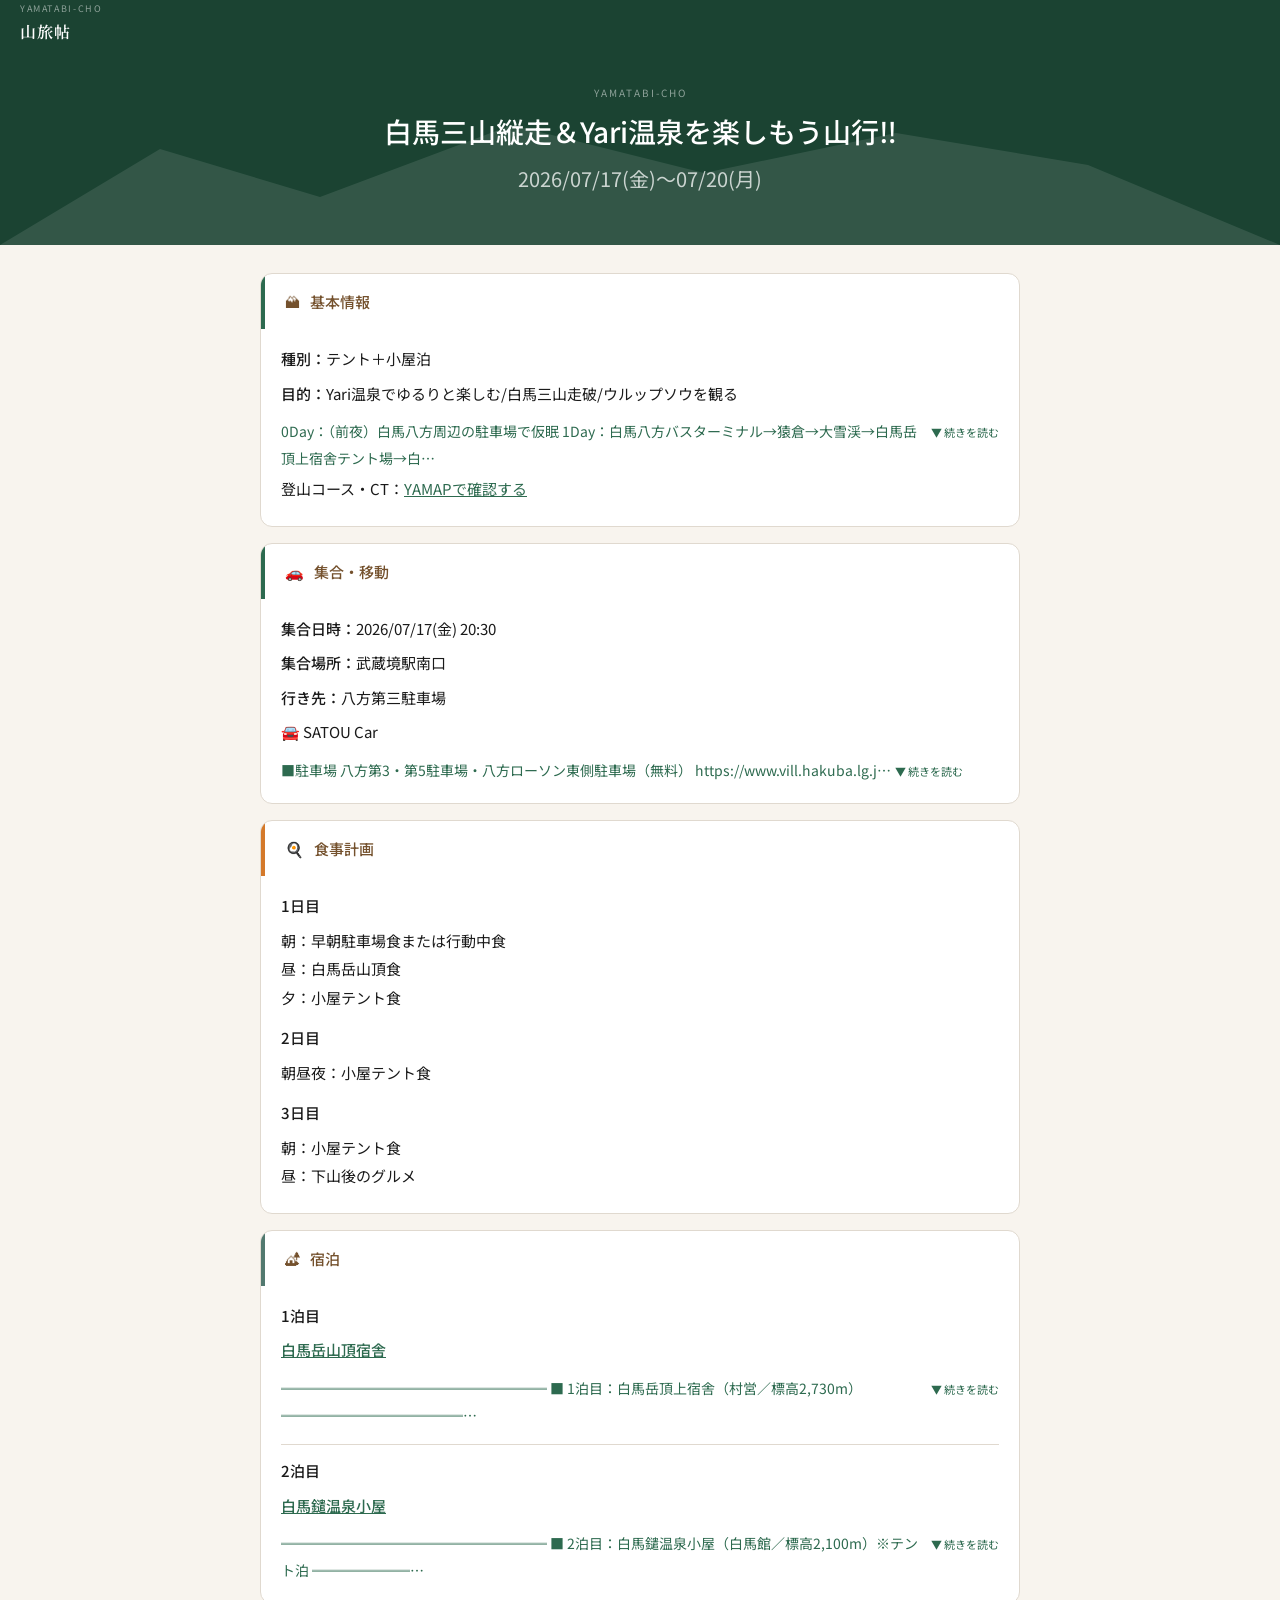
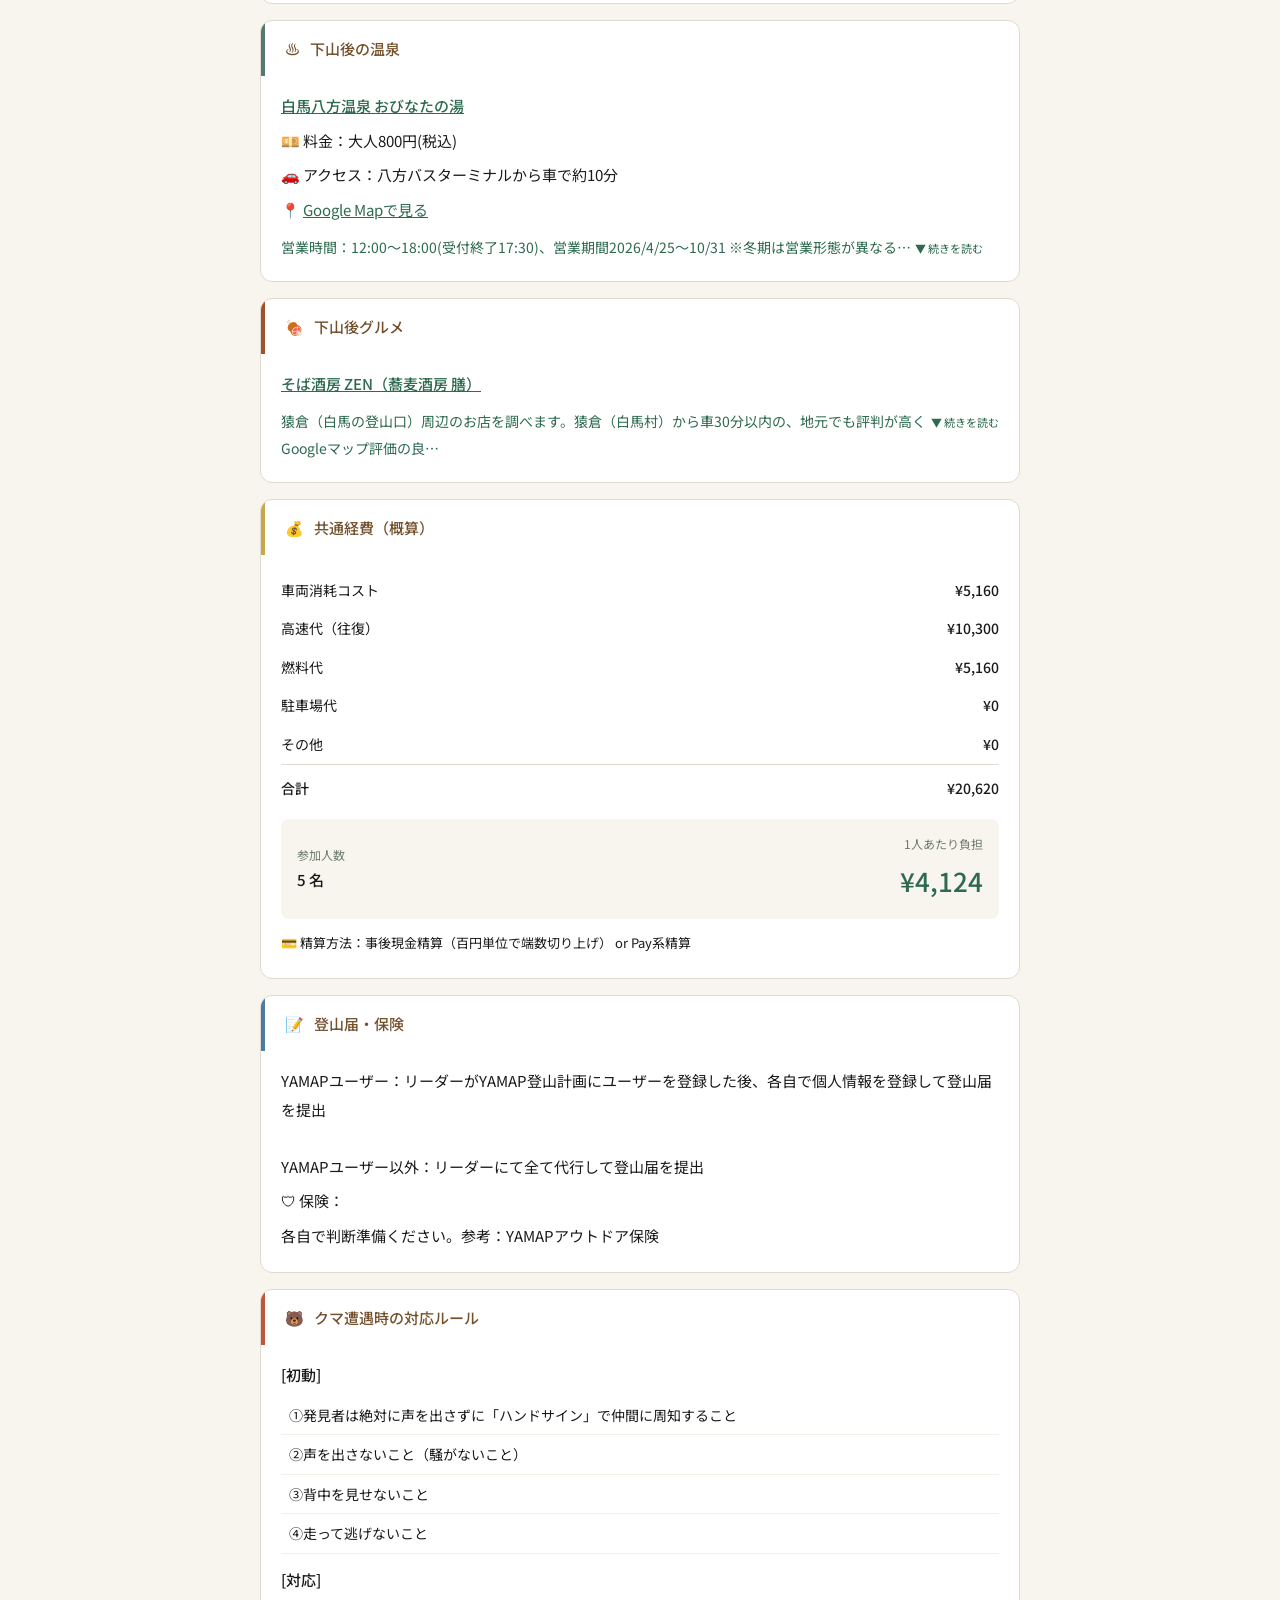
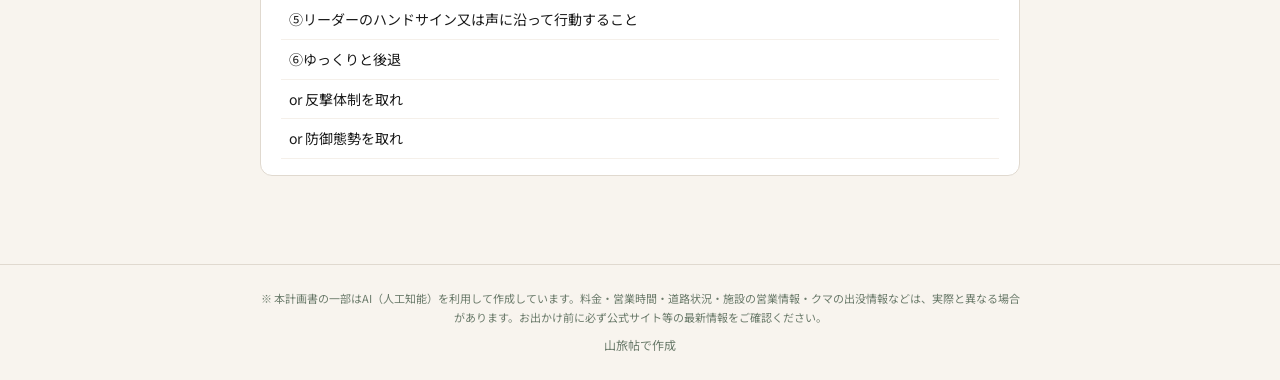
<file: plans/白馬三山縦走-yari温泉を楽しもう山行--1783952160.html>
<!DOCTYPE html>
<html lang="ja">
<head>
<meta charset="UTF-8">
<meta name="viewport" content="width=device-width, initial-scale=1">
<title>白馬三山縦走＆Yari温泉を楽しもう山行‼️ — 山旅帖</title>
<link rel="preconnect" href="https://fonts.googleapis.com">
<link href="https://fonts.googleapis.com/css2?family=Noto+Sans+JP:wght@400;500&family=Noto+Serif+JP:wght@600&display=swap" rel="stylesheet">
<style>
:root{--forest:#1B4332;--forest2:#2D6A4F;--forest3:#40916C;--earth:#74512D;--sage:#52796F;--gold:#C9A84C;--cream:#F8F4EE;--card:#FFFFFF;--ink:#1A1A1A;--mist:#6B7B6B;--border:#E0D9CF;--red:#C0553A;}
*,*::before,*::after{box-sizing:border-box;margin:0;padding:0;}
body{font-family:"Noto Sans JP","Hiragino Sans",sans-serif;background:var(--cream);color:var(--ink);font-size:15px;line-height:1.8;-webkit-font-smoothing:antialiased;}
a{color:var(--forest2);word-break:break-all;}
.app-header{background:var(--forest);color:#fff;padding:0 20px;height:48px;display:flex;align-items:center;justify-content:space-between;}
.logo{font-family:"Noto Serif JP",serif;font-size:16px;font-weight:600;letter-spacing:.05em;}
.subtitle{font-size:9px;letter-spacing:.18em;color:rgba(255,255,255,.5);display:block;margin-bottom:1px;}
.hero{background:var(--forest);padding:36px 24px 48px;text-align:center;position:relative;overflow:hidden;color:#fff;}
.hero svg{position:absolute;bottom:0;left:0;width:100%;opacity:.1;pointer-events:none;}
.hero-label{font-size:10px;letter-spacing:.2em;color:rgba(255,255,255,.5);margin-bottom:10px;}
.hero-title{font-size:28px;font-weight:500;line-height:1.4;margin-bottom:10px;}
.hero-date{font-size:20px;color:rgba(255,255,255,.75);}
.published-layout{max-width:800px;margin:0 auto;padding:28px 20px 48px;}
.section-card{background:var(--card);border-radius:12px;border:1px solid var(--border);overflow:hidden;margin-bottom:16px;}
.section-card-header{display:flex;align-items:center;gap:10px;padding:14px 20px;border-left:4px solid var(--forest2);font-size:15px;font-weight:500;color:var(--earth);}
.section-card-body{padding:16px 20px;font-size:15px;line-height:1.9;}
.section-card-body p{margin-bottom:6px;}
.section-card-body strong{font-weight:500;}
.accent-move{border-left-color:#2D6A4F;}.accent-food{border-left-color:#D4792A;}.accent-stay{border-left-color:#52796F;}.accent-onsen{border-left-color:#52796F;}.accent-gourmet{border-left-color:#A0522D;}.accent-cost{border-left-color:#C9A84C;}.accent-reg{border-left-color:#4A7BA0;}.accent-safety{border-left-color:#C0553A;}
.cost-table{width:100%;border-collapse:collapse;font-size:14px;}
.cost-table td{padding:6px 0;}
.cost-table td:last-child{text-align:right;font-weight:500;}
.cost-table .total-row td{border-top:1px solid var(--border);padding-top:10px;font-weight:500;}
.cost-summary{display:flex;justify-content:space-between;align-items:center;background:var(--cream);border-radius:8px;padding:14px 16px;margin-top:12px;}
.cost-per-label{font-size:12px;color:var(--mist);text-align:right;}
.cost-per-value{font-size:26px;font-weight:500;color:var(--forest2);}
.cost-total-label{font-size:12px;color:var(--mist);}
.cost-total-value{font-size:15px;font-weight:500;}
.rule-list{list-style:none;padding:0;}
.rule-list li{padding:6px 0 6px 8px;font-size:14px;border-bottom:1px solid #F5F0EA;}
.fold-text>summary{cursor:pointer;color:var(--forest2);list-style:none;padding:4px 0;font-size:14px;display:flex;align-items:baseline;gap:4px;}
.fold-text>summary::-webkit-details-marker{display:none;}
.fold-text>summary::after{content:"▼ 続きを読む";font-size:11px;white-space:nowrap;}
.fold-text[open]>summary::after{content:"▲ 閉じる";}
.fold-text[open]>summary{margin-bottom:6px;}
.mt-12{margin-top:12px;}.text-sm{font-size:13px;}
.app-footer{text-align:center;padding:24px;font-size:12px;color:var(--mist);border-top:1px solid var(--border);margin-top:24px;}
.ai-notice{max-width:800px;margin:0 auto;padding:0 16px 8px;font-size:11px;line-height:1.7;color:var(--mist);text-align:center;}
@media(max-width:768px){.hero-title{font-size:22px;}.cost-summary{flex-direction:column;gap:10px;align-items:flex-start;}.cost-per-label{text-align:left;}.published-layout{padding:16px 12px 40px;}}
</style>
</head>
<body>
<header class="app-header">
  <div>
    <span class="subtitle">YAMATABI-CHO</span>
    <span class="logo">山旅帖</span>
  </div>
</header>
<section class="hero">
  <svg viewBox="0 0 800 80" xmlns="http://www.w3.org/2000/svg" aria-hidden="true">
    <polygon points="0,80 100,20 200,50 320,5 440,35 560,10 680,30 800,80" fill="white"/>
  </svg>
  <p class="hero-label">YAMATABI-CHO</p>
  <h1 class="hero-title">白馬三山縦走＆Yari温泉を楽しもう山行‼️</h1>
  <p class="hero-date">2026/07/17(金)〜07/20(月)</p>
</section>
<main class="published-layout">

        <div class="section-card">
          <div class="section-card-header accent-move">
            <span aria-hidden="true">🏔</span> 基本情報
          </div>
          <div class="section-card-body">
            <p><strong>種別：</strong>テント＋小屋泊</p>
            <p><strong>目的：</strong>Yari温泉でゆるりと楽しむ/白馬三山走破/ウルップソウを観る</p>
            <details class="fold-text"><summary>0Day：（前夜）白馬八方周辺の駐車場で仮眠 1Day：白馬八方バスターミナル→猿倉→大雪渓→白馬岳頂上宿舎テント場→白…</summary><p style="margin-top:6px;">0Day：（前夜）白馬八方周辺の駐車場で仮眠<br>1Day：白馬八方バスターミナル→猿倉→大雪渓→白馬岳頂上宿舎テント場→白馬岳ピストン→白馬岳頂上宿舎テント場<br>2Day：白馬岳頂上宿舎テント場→杓子岳→白馬鑓ヶ岳→鑓温泉テント場<br>3Day：鑓温泉テント場→猿倉→白馬八方バスターミナル<br></p></details>
            <p>登山コース・CT：<a href="https://yamap.com/plans/code/t8UvyzvK5vlEJY8hn8rV2xWeUgBozix2PUN-yO3VlAHmgRkoAePOE1IhE9kf6kA7snY" target="_blank" rel="noopener">YAMAPで確認する</a></p>
          </div>
        </div>

        <div class="section-card">
          <div class="section-card-header accent-move">
            <span aria-hidden="true">🚗</span> 集合・移動
          </div>
          <div class="section-card-body">
            <p><strong>集合日時：</strong>2026/07/17(金) 20:30</p>
            <p><strong>集合場所：</strong>武蔵境駅南口</p>
            <p><strong>行き先：</strong>八方第三駐車場</p>
            <p><span aria-hidden="true">🚘</span> SATOU Car</p>
            <details class="fold-text"><summary>■駐車場 八方第3・第5駐車場・八方ローソン東側駐車場（無料） https://www.vill.hakuba.lg.j…</summary><p style="margin-top:6px;">■駐車場<br>八方第3・第5駐車場・八方ローソン東側駐車場（無料）<br>https://www.vill.hakuba.lg.jp/material/files/group/7/parking.pdf<br><br>・到着予想：翌日1時10分～1時50分頃<br>・駐車台数：約200台<br>・駐車料金：無料<br>・トイレ：あり<br>・混雑開始予測：前日22時頃から<br>・満車リスクが高まる時間：翌日2時頃～5時頃<br>・満車予測：翌日3時頃～6時頃<br>・到着時の予想駐車率：約70～90％<br><br>【満車時の代替駐車場】<br>・第1候補：八方第5駐車場<br>　約100台／無料／第3駐車場から車で約2～3分<br>・第2候補：八方第2駐車場<br>　約70台／無料／第3駐車場から車で約2～3分<br>・第3候補：八方駅前A・B・C駐車場<br>　合計約110台／1日約1,000円／<br><br>■白馬八方バスターミナル←→猿倉間（予約済み）<br>□上り<br>アルピコタクシー　0261-72-2236<br>合流場所時間：白馬八方バスターミナル、5時<br>料金：1,600円/人<br>□下り<br>アルピコ交通<br>料金：2,000円/人<br>猿倉バス停　11:20発　白馬八方バスターミナル　11:42着<br>バス乗車方法<br>支払いメール提示 or モバイルチケット提示<br>モバイルチケットURL　出発2時間前から取得可能<br>https://secure.j-bus.co.jp/hon/Account/Login</p></details>
          </div>
        </div>

        <div class="section-card">
          <div class="section-card-header accent-food">
            <span aria-hidden="true">🍳</span> 食事計画
          </div>
          <div class="section-card-body">
            <div><p><strong>1日目</strong></p><p>朝：早朝駐車場食または行動中食<br>昼：白馬岳山頂食<br>夕：小屋テント食</p></div><div class="mt-12"><p><strong>2日目</strong></p><p>朝昼夜：小屋テント食</p></div><div class="mt-12"><p><strong>3日目</strong></p><p>朝：小屋テント食<br>昼：下山後のグルメ</p></div>
          </div>
        </div>

        <div class="section-card">
          <div class="section-card-header accent-stay">
            <span aria-hidden="true">🏕</span> 宿泊
          </div>
          <div class="section-card-body">
            
          
          <p><strong>1泊目</strong></p>
          <p><strong><a href="https://yamagoya.hakubakousha.com" target="_blank" rel="noopener">白馬岳山頂宿舎</a></strong></p>
          <details class="fold-text"><summary>═══════════════════ ■ 1泊目：白馬岳頂上宿舎（村営／標高2,730m） ═════════════…</summary><p style="margin-top:6px;">═══════════════════<br>■ 1泊目：白馬岳頂上宿舎（村営／標高2,730m）<br>═══════════════════<br>【宿泊料金】<br>素泊まり：10,000円／人泊<br>1泊2食付：16,000円／人泊<br>1泊3食付（2食+昼弁当）：18,000円<br>※令和8年6月より宿泊税（1人1泊200円）込みの価格<br><br>【テント泊】<br>テント場代：2,000円／人（水・トイレ使用可）<br>テント張代：1,000円／張<br>張数（収容可能数）：120張<br>予約：要（完全予約制）。予約なしは+2,000円、満員時は小屋泊に振替の場合あり<br><br>【施設・設備】<br>部屋タイプ：相部屋（大部屋15室）＋個室（約6畳×8部屋）＋プレミアムレディースルーム2部屋（個室は別料金・要予約）<br>女性専用スペース：プレミアムレディースルームあり／共用更衣スペースの詳細は要問合せ<br>寝具：小屋常備、シュラフ・シーツ持参不要<br>水場：あり（宿泊者無料、テント泊者も使用可）<br>トイレ：あり（汲み取り式）<br>乾燥室：あり<br>入浴：なし（浴場設備なし）<br>売店：あり（グッズ・飲料等）／外来食堂は2026年シーズン建物点検のため休業中（缶ビール等の販売のみ継続）<br>お弁当：1,000円で受付注文可<br>ゴミ：持ち帰り必須（自己搬出が基本）<br><br>【おすすめ・注意点】<br>山頂南西約800mの窪地状テント場、旭岳・杓子岳・剱岳まで360度の展望◎<br>山頂から少し離れ、白馬山荘より混雑が緩やか<br>周辺は高山植物のお花畑<br>夕食はビュッフェ形式、自家製スイーツが人気<br>白馬山頂簡易郵便局からオリジナル消印の手紙が出せる<br>夏期は昭和大学医学部診療所が常駐（安心材料）<br>標高2,730mで夜間冷え込み強く防寒対策必須<br>猿倉駐車場は2026〜2027年度工事のため利用不可。八方バスターミナルからタクシー/路線バスでのアクセスに注意<br>到着目安：16:00までが推奨</p></details>
          <hr style="border:none;border-top:1px solid var(--border);margin:12px 0;">
          <p><strong>2泊目</strong></p>
          <p><strong><a href="https://hakubakan.com/lodge/yarionsengoya/" target="_blank" rel="noopener">白馬鑓温泉小屋</a></strong></p>
          <details class="fold-text"><summary>═══════════════════ ■ 2泊目：白馬鑓温泉小屋（白馬館／標高2,100m）※テント泊 ═══════…</summary><p style="margin-top:6px;">═══════════════════<br>■ 2泊目：白馬鑓温泉小屋（白馬館／標高2,100m）※テント泊<br>═══════════════════<br>【宿泊料金】<br>素泊まり：13,000円／人泊<br>1泊2食付：17,000円／人泊<br>1泊夕食のみ：15,500円／1泊朝食のみ：14,500円<br><br>【テント泊】<br>テント場代：4,500円／人（税込・一律、テント代込み）<br>※旧料金体系（1人2,000円+1張2,000円）から2026年に一律料金へ変更<br>張数（収容可能数）：公式発表なし。現地レポートでは10〜30張程度（繁忙期は詰めて30張前後）<br>予約：要（完全予約制）。予約なしは+2,000円、当日電話予約は空きがあれば+1,000円<br>お弁当：1,500円で受付注文可<br><br>【施設・設備】<br>部屋タイプ：相部屋（カイコ棚式大部屋）＋二人部屋5室（個室指定は基本不可）<br>女性専用スペース：女性専用の内風呂・専用時間帯あり／更衣スペース詳細は要問合せ<br>寝具：小屋常備、シュラフ・シーツ持参不要<br>水場：あり（雪渓引水、水量豊富、無料）<br>トイレ：あり（宿泊者用は簡易水洗／通過者用は汲み取り式・利用100円）<br>乾燥室：専用設備なし（小屋前スペースが乾燥スペースとして機能）<br>入浴：あり（このルート最大の魅力）。宿泊者は無料、日帰り客は大人2,000円<br><br>混浴の露天風呂＋女性専用内風呂<br>夜8:00〜9:00は露天風呂が女性専用に切替<br><br><br>売店：あり（飲料・行動食・グッズ）／喫茶コーナー10:00〜14:00（うどん・カレーうどん・ピラフ・おはぎ）<br>ゴミ：持ち帰り必須（自炊装備前提のため自己搬出）<br><br>【おすすめ・注意点】<br>43.1℃源泉かけ流し、毎分760Lという国内屈指の湧出量を誇る北アルプス唯一の温泉山小屋<br>泉質は炭酸水素塩温泉（硫黄・マグネシウム・カルシウム）、神経痛・冷え性・疲労回復に効果<br>露天風呂からの信越の名峰・ご来光・満天の星空は絶景<br>無料の足湯も併設<br>地面はガレ場で整地しにくい箇所あり、ペグが刺さりにくい場合も<br>露天風呂はテント場から丸見えの立地（水着推奨）<br>小屋周辺はブヨが多く、長袖長ズボン推奨<br>営業期間：2026年7月11日〜9月27日（予定）<br>小日向のコル方面・大出原方面ともに鎖場やガレ場あり、縦走最終日は疲労蓄積時の下りに注意<br><br>═══════════════════<br>【共通の補足・要確認事項】<br>═══════════════════<br><br>白馬岳頂上宿舎：0261-75-3788（受付9:00〜17:00）<br>白馬鑓温泉小屋（白馬館）：0261-72-2002<br>テント場の実際の張数上限・当日混雑状況は年により変動するため、直前の電話確認を推奨<br>ゴミの扱いは両施設とも明文化された記載が見当たらず、一般的な北アルプスのルール（持ち帰り原則）として記載。予約時に念のため確認を推奨<br>女子用更衣室の詳細は両施設とも公式記載なし、要問合せ<br>猿倉駐車場は工事のため利用不可（アプローチは八方第三駐車場からのバス/タクシー）</p></details>
          </div>
        </div>

        <div class="section-card">
          <div class="section-card-header accent-onsen">
            <span aria-hidden="true">♨️</span> 下山後の温泉
          </div>
          <div class="section-card-body">
            <p><strong><a href="https://hakuba-happo-onsen.jp/" target="_blank" rel="noopener">白馬八方温泉 おびなたの湯</a></strong></p>
            <p><span aria-hidden="true">💴</span> 料金：大人800円(税込)</p>
            <p><span aria-hidden="true">🚗</span> アクセス：八方バスターミナルから車で約10分</p>
            <p><span aria-hidden="true">📍</span> <a href="https://www.google.com/maps/place/?q=place_id:ChIJm8AFfNLN918RBa8f-ErQqKQ" target="_blank" rel="noopener">Google Mapで見る</a></p>
            <details class="fold-text"><summary>営業時間：12:00～18:00(受付終了17:30)、営業期間2026/4/25～10/31 ※冬期は営業形態が異なる…</summary><p style="margin-top:6px;">営業時間：12:00～18:00(受付終了17:30)、営業期間2026/4/25～10/31 ※冬期は営業形態が異なる<br>源泉に最も近い露天主体の施設で登山客に人気。巨石で仕切った開放的な造り。夏季限定・受付終了17:30と早い点に注意<br>情報源：https://hakuba-happo-onsen.jp/dayuse/<br>情報確認日：2026-07-11（料金・営業時間は公式情報で最終確認してください）</p></details>
          </div>
        </div>

        <div class="section-card">
          <div class="section-card-header accent-gourmet">
            <span aria-hidden="true">🍖</span> 下山後グルメ
          </div>
          <div class="section-card-body">
            <p><strong><a href="https://maps.google.com/?q=place_id:ChIJP4TAGv7R918RLmxMJZec1uk" target="_blank" rel="noopener">そば酒房 ZEN（蕎麦酒房 膳）</a></strong></p>
            
            <details class="fold-text"><summary>猿倉（白馬の登山口）周辺のお店を調べます。猿倉（白馬村）から車30分以内の、地元でも評判が高くGoogleマップ評価の良…</summary><p style="margin-top:6px;">猿倉（白馬の登山口）周辺のお店を調べます。猿倉（白馬村）から車30分以内の、地元でも評判が高くGoogleマップ評価の良いお店を5件まとめました。猿倉自体は登山口で店はないので、白馬村中心部（八方・北城エリア、車15〜30分）から選んでいます。<br><br>## 1. そば酒房 ZEN（蕎麦酒房 膳）<br>**ジャンル**: 蕎麦・郷土料理 ／ **評価**: ★4.4（674件）<br>おすすめは手打ち蕎麦と天ぷら、馬刺し。信州らしい郷土料理が揃い、夜は予約推奨の人気店です。<br>住所: 長野県北安曇郡白馬村北城3020-49<br>営業: 11:00–14:00 / 17:30–20:00（火・水定休）<br>https://maps.google.com/?q=place_id:ChIJP4TAGv7R918RLmxMJZec1uk<br><br>## 2. 蕎麦神（Sobajin）<br>**ジャンル**: 蕎麦 ／ **評価**: ★4.2（683件）<br>看板メニューはざる蕎麦＋天ぷらの盛り合わせ。特にエビ天が新鮮と評判で、休日は行列ができる地元の有名店です。<br>住所: 長野県北安曇郡白馬村北城2126-2<br>営業: 11:00–15:00（木定休）<br>https://maps.google.com/?q=place_id:ChIJhzlkvALS918RiPSmY3UoD5A<br><br>## 3. 蕎麦 力（Riki）<br>**ジャンル**: 蕎麦 ／ **評価**: ★4.3（363件）<br>白馬産そば粉の手打ち蕎麦（八割）が自慢。天ぷらそばと、意外なガレットも好評。芸能人のサインが多数飾られた有名店です。<br>住所: 長野県北安曇郡白馬村北城3020-90<br>営業: 11:00–15:00（木・金定休）<br>https://maps.google.com/?q=place_id:ChIJVz5RCP7R918RYn5Vy2TcyzM<br><br>## 4. グリル小屋（Grill Koya）<br>**ジャンル**: 洋食・カフェ ／ **評価**: ★4.4（202件）<br>家庭的な洋食店。オムライスとチーズカレーが看板で、自家製パスタやガーリックブレッドも人気。冬は混むので予約が安心です。<br>住所: 長野県北安曇郡白馬村北城5629-2<br>営業: 11:30–13:30 / 17:00–19:30（木は昼のみ）<br>https://maps.google.com/?q=place_id:ChIJUzumfP7N918R0X18VMXd5jI<br><br>## 5. レストラン雪峰（Snow Peak LAND STATION HAKUBA内）<br>**ジャンル**: 和食・定食 ／ **評価**: ★4.1（132件）<br>スノーピーク施設内の和食レストラン。味噌チキン定食やローストビーフが評判で、コスパも良く眺めも◎。<br>住所: 長野県北安曇郡白馬村北城5497 Snow Peak LAND STATION HAKUBA内<br>営業: 11:30–16:30前後（火・水定休、曜日で変動）<br>https://maps.google.com/?q=place_id:ChIJzUCmIo3T918RuSrP5Nr2LOw<br><br>地図でまとめて表示します。上の地図から各店の詳細・経路も確認できます。猿倉から白馬村中心部までは車で約15〜25分なので、いずれも30分圏内です。<br><br>補足として、特別な日のディナーなら**Le Verdure**（イタリアン／★4.8）や**田園詩 Denenshi**（和食コース／★4.9）も評価が突出して高く、地元でも“隠れた名店”として知られています。ご当地グルメ（蕎麦・郷土料理）重視なら上の5件、記念日利用ならこの2軒もおすすめです。</p></details>
          </div>
        </div>

        <div class="section-card">
          <div class="section-card-header accent-cost">
            <span aria-hidden="true">💰</span> 共通経費（概算）
          </div>
          <div class="section-card-body">
            <table class="cost-table">
              
      <tr><td>車両消耗コスト</td><td>¥5,160</td></tr>
      <tr><td>高速代（往復）</td><td>¥10,300</td></tr>
      <tr><td>燃料代</td><td>¥5,160</td></tr>
      <tr><td>駐車場代</td><td>¥0</td></tr>
      <tr><td>その他</td><td>¥0</td></tr>
              <tr class="total-row">
                <td><strong>合計</strong></td>
                <td><strong>¥20,620</strong></td>
              </tr>
            </table>
            <div class="cost-summary">
              <div>
                <div class="cost-total-label">参加人数</div>
                <div class="cost-total-value">5 名</div>
              </div>
              <div style="text-align:right">
                <div class="cost-per-label">1人あたり負担</div>
                <div class="cost-per-value">¥4,124</div>
              </div>
            </div>
            <p class="mt-12 text-sm"><span aria-hidden="true">💳</span> 精算方法：事後現金精算（百円単位で端数切り上げ） or Pay系精算　</p>
          </div>
        </div>

        <div class="section-card">
          <div class="section-card-header accent-reg">
            <span aria-hidden="true">📝</span> 登山届・保険
          </div>
          <div class="section-card-body">
            <p>YAMAPユーザー：リーダーがYAMAP登山計画にユーザーを登録した後、各自で個人情報を登録して登山届を提出<br><br>YAMAPユーザー以外：リーダーにて全て代行して登山届を提出</p>
            
            <p><span aria-hidden="true">🛡</span> 保険：</p><p>各自で判断準備ください。参考：YAMAPアウトドア保険</p>
          </div>
        </div>

        <div class="section-card">
          <div class="section-card-header accent-safety">
            <span aria-hidden="true">🐻</span> クマ遭遇時の対応ルール
          </div>
          <div class="section-card-body">
            <p><strong>[初動]</strong></p><ul class="rule-list"><li>①発見者は絶対に声を出さずに「ハンドサイン」で仲間に周知すること</li><li>②声を出さないこと（騒がないこと）</li><li>③背中を見せないこと</li><li>④走って逃げないこと</li></ul>
            <p class="mt-12"><strong>[対応]</strong></p><ul class="rule-list"><li>⑤リーダーのハンドサイン又は声に沿って行動すること</li><li>⑥ゆっくりと後退</li><li>or 反撃体制を取れ</li><li>or 防御態勢を取れ</li></ul>
          </div>
        </div>
</main>
<footer class="app-footer">
  <p class="ai-notice">※ 本計画書の一部はAI（人工知能）を利用して作成しています。料金・営業時間・道路状況・施設の営業情報・クマの出没情報などは、実際と異なる場合があります。お出かけ前に必ず公式サイト等の最新情報をご確認ください。</p>
  山旅帖で作成
</footer>
</body>
</html>
</file>
<file: style.css>
:root {
  --forest:  #1B4332;
  --forest2: #2D6A4F;
  --forest3: #40916C;
  --earth:   #74512D;
  --sage:    #52796F;
  --gold:    #C9A84C;
  --cream:   #F8F4EE;
  --card:    #FFFFFF;
  --ink:     #1A1A1A;
  --mist:    #6B7B6B;
  --border:  #E0D9CF;
  --red:     #C0553A;

  --section-move:    #2D6A4F;
  --section-food:    #D4792A;
  --section-stay:    #52796F;
  --section-onsen:   #52796F;
  --section-gourmet: #A0522D;
  --section-cost:    #C9A84C;
  --section-reg:     #4A7BA0;
  --section-safety:  #C0553A;

  --radius-card: 12px;
  --radius: 8px;
  --radius-sm: 6px;
  --shadow: 0 1px 3px rgba(0,0,0,0.08);
}

*, *::before, *::after { box-sizing: border-box; margin: 0; padding: 0; }

body {
  font-family: "Hiragino Sans", "Noto Sans JP", "Yu Gothic", sans-serif;
  background: var(--cream);
  color: var(--ink);
  font-size: 15px;
  line-height: 1.8;
  -webkit-font-smoothing: antialiased;
}

/* ── Typography ── */
h1 { font-size: 22px; font-weight: 500; }
h2 { font-size: 18px; font-weight: 500; }
h3 { font-size: 15px; font-weight: 500; }

.logo {
  font-family: "Hiragino Mincho ProN", "Noto Serif JP", serif;
  font-weight: 600;
  letter-spacing: 0.05em;
}

/* ── Header ── */
.app-header {
  background: var(--forest);
  color: #fff;
  padding: 0 24px;
  height: 56px;
  display: flex;
  align-items: center;
  justify-content: space-between;
  position: sticky;
  top: 0;
  z-index: 100;
}

.app-header .subtitle {
  font-size: 9px;
  letter-spacing: 0.18em;
  color: rgba(255,255,255,0.5);
  display: block;
  margin-bottom: 1px;
}

.app-header .logo { font-size: 18px; }

/* ── Buttons ── */
.btn {
  display: inline-flex;
  align-items: center;
  gap: 6px;
  padding: 8px 16px;
  border-radius: var(--radius);
  border: 1px solid transparent;
  font-size: 14px;
  font-weight: 500;
  cursor: pointer;
  transition: opacity 0.15s, transform 0.1s;
  text-decoration: none;
  white-space: nowrap;
}
.btn:active { transform: scale(0.97); }

.btn-primary {
  background: var(--forest2);
  color: #fff;
  border-color: var(--forest2);
}
.btn-primary:hover { background: var(--forest3); }

.btn-gold {
  background: var(--gold);
  color: var(--forest);
  border-color: var(--gold);
}
.btn-gold:hover { opacity: 0.9; }

.btn-outline {
  background: transparent;
  color: var(--ink);
  border-color: var(--border);
}
.btn-outline:hover { background: var(--cream); }

.btn-ghost {
  background: transparent;
  color: var(--mist);
  border-color: transparent;
  padding: 6px 10px;
  font-size: 13px;
}
.btn-ghost:hover { color: var(--ink); }

.btn-danger {
  background: transparent;
  color: var(--red);
  border-color: transparent;
  padding: 6px 10px;
  font-size: 13px;
}
.btn-danger:hover { background: #FFF0ED; }

.btn-sm {
  padding: 5px 10px;
  font-size: 12px;
}

/* ── Cards ── */
.card {
  background: var(--card);
  border: 1px solid var(--border);
  border-radius: var(--radius-card);
  padding: 20px 24px;
}

.plan-card {
  background: var(--card);
  border: 1px solid var(--border);
  border-radius: var(--radius-card);
  overflow: hidden;
  transition: box-shadow 0.2s;
}
.plan-card:hover { box-shadow: 0 4px 12px rgba(0,0,0,0.1); }

.plan-card-accent {
  height: 4px;
  background: var(--forest2);
}

.plan-card-body { padding: 16px 20px; }

/* ── Badge ── */
.badge {
  display: inline-flex;
  align-items: center;
  padding: 3px 9px;
  border-radius: 20px;
  font-size: 11px;
  font-weight: 500;
  white-space: nowrap;
}
.badge-published {
  background: #D8EFE4;
  color: var(--forest2);
}
.badge-draft {
  background: #FFF3E0;
  color: #8A6020;
}

/* ── Section card (for published page) ── */
.section-card {
  background: var(--card);
  border-radius: var(--radius-card);
  border: 1px solid var(--border);
  overflow: hidden;
  margin-bottom: 16px;
}

.section-card-header {
  display: flex;
  align-items: center;
  gap: 10px;
  padding: 14px 20px;
  border-left: 4px solid var(--forest2);
  font-size: 15px;
  font-weight: 500;
  color: var(--earth);
}

.section-card-body {
  padding: 16px 20px;
  font-size: 15px;
  line-height: 1.9;
  color: var(--ink);
}

.section-card-body a {
  color: var(--forest2);
  word-break: break-all;
}

/* Section accent colors */
.accent-move    { border-left-color: var(--section-move); }
.accent-food    { border-left-color: var(--section-food); }
.accent-stay    { border-left-color: var(--section-stay); }
.accent-onsen   { border-left-color: var(--section-onsen); }
.accent-gourmet { border-left-color: var(--section-gourmet); }
.accent-cost    { border-left-color: var(--section-cost); }
.accent-reg     { border-left-color: var(--section-reg); }
.accent-safety  { border-left-color: var(--section-safety); }

/* ── Forms ── */
.form-group { margin-bottom: 14px; }

.form-label {
  display: block;
  font-size: 12px;
  font-weight: 500;
  color: var(--mist);
  margin-bottom: 5px;
  letter-spacing: 0.03em;
}

.form-input,
.form-textarea,
.form-select {
  width: 100%;
  padding: 9px 12px;
  border: 1px solid var(--border);
  border-radius: var(--radius-sm);
  font-size: 14px;
  font-family: inherit;
  color: var(--ink);
  background: var(--cream);
  transition: border-color 0.15s;
  line-height: 1.6;
}

.form-input:focus,
.form-textarea:focus,
.form-select:focus {
  outline: none;
  border-color: var(--forest2);
  background: #fff;
  box-shadow: 0 0 0 3px rgba(45,106,79,0.15);
}

.btn:focus-visible {
  outline: 2px solid var(--forest2);
  outline-offset: 2px;
}

.accordion-header:focus-visible {
  outline: 2px solid var(--forest2);
  outline-offset: -2px;
}

.form-textarea {
  min-height: 80px;
  resize: vertical;
}

.form-row {
  display: grid;
  grid-template-columns: 1fr 1fr;
  gap: 12px;
}

/* ── Accordion ── */
.accordion-item {
  border: 1px solid var(--border);
  border-radius: var(--radius-sm);
  overflow: hidden;
  margin-bottom: 6px;
}

.accordion-header {
  /* button要素として使うためのリセット（width/border/font） */
  width: 100%;
  border: none;
  font-family: inherit;
  text-align: left;
  display: flex;
  align-items: center;
  justify-content: space-between;
  padding: 11px 14px;
  cursor: pointer;
  font-size: 14px;
  font-weight: 500;
  color: var(--ink);
  background: var(--cream);
  user-select: none;
  transition: background 0.15s;
}

.accordion-header:hover { background: #EFE9E0; }

.accordion-header.open {
  background: var(--forest);
  color: #fff;
}

.accordion-chevron {
  font-size: 11px;
  transition: transform 0.2s;
  color: var(--mist);
}

.accordion-header.open .accordion-chevron {
  transform: rotate(180deg);
  color: rgba(255,255,255,0.7);
}

.accordion-body {
  padding: 14px;
  background: #fff;
  border-top: 1px solid var(--border);
  display: none;
}

.accordion-body.open { display: block; }

.ai-search-hint {
  font-size: 11px;
  color: var(--mist);
  margin-top: 6px;
  line-height: 1.5;
}

/* ── Hero (published page) ── */
.hero {
  background: var(--forest);
  padding: 36px 24px 44px;
  text-align: center;
  position: relative;
  overflow: hidden;
  color: #fff;
}

.hero-mountain {
  position: absolute;
  bottom: 0;
  left: 0;
  width: 100%;
  opacity: 0.1;
  pointer-events: none;
}

.hero-label {
  font-size: 10px;
  letter-spacing: 0.2em;
  color: rgba(255,255,255,0.5);
  margin-bottom: 10px;
  font-family: "Hiragino Mincho ProN", "Noto Serif JP", serif;
}

.hero-title {
  font-size: 28px;
  font-weight: 500;
  line-height: 1.4;
  margin-bottom: 10px;
}

.hero-date {
  font-size: 14px;
  color: rgba(255,255,255,0.75);
}

/* ── Cost summary (published page) ── */
.cost-summary {
  display: flex;
  justify-content: space-between;
  align-items: center;
  background: var(--cream);
  border-radius: var(--radius-sm);
  padding: 14px 16px;
  margin-top: 12px;
}

.cost-total-label { font-size: 12px; color: var(--mist); }
.cost-total-value { font-size: 15px; color: var(--ink); font-weight: 500; }
.cost-per-label { font-size: 12px; color: var(--mist); text-align: right; }
.cost-per-value { font-size: 24px; font-weight: 500; color: var(--forest2); }

/* ── Toast ── */
.toast {
  position: fixed;
  bottom: 24px;
  right: 24px;
  background: var(--ink);
  color: #fff;
  padding: 12px 20px;
  border-radius: var(--radius);
  font-size: 14px;
  z-index: 9999;
  opacity: 0;
  transform: translateY(8px);
  transition: opacity 0.25s, transform 0.25s;
  pointer-events: none;
}
.toast.show { opacity: 1; transform: translateY(0); }
.toast.success { background: var(--forest2); }
.toast.error   { background: var(--red); }

/* ── Modal ── */
.modal-overlay {
  position: fixed;
  inset: 0;
  background: rgba(0,0,0,0.5);
  display: flex;
  align-items: center;
  justify-content: center;
  z-index: 1000;
  padding: 20px;
  opacity: 0;
  pointer-events: none;
  transition: opacity 0.2s;
}
.modal-overlay.show { opacity: 1; pointer-events: all; }

.modal {
  background: var(--card);
  border-radius: var(--radius-card);
  padding: 28px 32px;
  width: 100%;
  max-width: 520px;
  transform: translateY(12px);
  transition: transform 0.2s;
}
.modal-overlay.show .modal { transform: translateY(0); }

.modal-title {
  font-size: 18px;
  font-weight: 500;
  margin-bottom: 16px;
}

.modal-actions {
  display: flex;
  gap: 10px;
  justify-content: flex-end;
  margin-top: 24px;
}

/* ── Code block (for git command) ── */
.code-block {
  background: #1A1A1A;
  color: #C8E6C9;
  border-radius: var(--radius-sm);
  padding: 14px 16px;
  font-family: "SF Mono", "Menlo", monospace;
  font-size: 13px;
  line-height: 1.6;
  overflow-x: auto;
  margin: 12px 0;
  word-break: break-all;
}

.copy-btn {
  display: inline-flex;
  align-items: center;
  gap: 5px;
  font-size: 12px;
  color: var(--forest2);
  cursor: pointer;
  border: 1px solid var(--border);
  border-radius: var(--radius-sm);
  padding: 4px 10px;
  background: #fff;
  transition: background 0.15s;
}
.copy-btn:hover { background: var(--cream); }

/* ── Layout containers ── */
.container {
  max-width: 1280px;
  margin: 0 auto;
  padding: 0 24px;
}

.container-narrow {
  max-width: 760px;
  margin: 0 auto;
  padding: 0 20px;
}

.page-content { padding: 28px 0; }

/* ── Dashboard grid ── */
.plan-grid {
  display: grid;
  grid-template-columns: repeat(auto-fill, minmax(280px, 1fr));
  gap: 16px;
}

/* Tab bar hidden by default on desktop */
.editor-tab-bar { display: none; }

/* ── Editor layout ── */
.editor-wrap {
  display: grid;
  grid-template-columns: 420px 1fr;
  height: calc(100vh - 56px);
  overflow: hidden;
}

.editor-left {
  border-right: 1px solid var(--border);
  overflow-y: auto;
  background: #fff;
}

.editor-right {
  background: #EAE4DB;
  overflow-y: auto;
}

.editor-topbar {
  background: var(--forest);
  color: #fff;
  height: 52px;
  display: flex;
  align-items: center;
  justify-content: space-between;
  padding: 0 20px;
  gap: 12px;
  flex-shrink: 0;
}

.editor-topbar-title {
  font-size: 14px;
  font-weight: 500;
  flex: 1;
  text-align: center;
  white-space: nowrap;
  overflow: hidden;
  text-overflow: ellipsis;
}

.editor-panels {
  display: flex;
  flex-direction: column;
  height: 100%;
}

/* Preview frame */
.preview-frame {
  padding: 20px;
}

.preview-toggle {
  display: flex;
  gap: 8px;
  padding: 10px 20px;
  background: #EAE4DB;
  border-bottom: 1px solid var(--border);
  align-items: center;
}

.preview-toggle-btn {
  font-size: 12px;
  padding: 8px 14px;
  min-height: 36px;
  border-radius: 20px;
  border: 1px solid var(--border);
  background: transparent;
  cursor: pointer;
  color: var(--mist);
  transition: all 0.15s;
}
.preview-toggle-btn.active {
  background: var(--forest2);
  color: #fff;
  border-color: var(--forest2);
}

.preview-inner {
  background: var(--cream);
  border-radius: var(--radius-card);
  overflow: hidden;
  border: 1px solid var(--border);
}

.preview-inner.mobile-view {
  max-width: 375px;
  margin: 0 auto;
}

/* ── Responsive — Tablet & Mobile ── */
@media (max-width: 900px) {
  .editor-wrap { grid-template-columns: 1fr; height: auto; }
  .editor-left { border-right: none; border-bottom: 1px solid var(--border); max-height: 55vh; }
  .editor-right { height: auto; overflow: visible; }
}

@media (max-width: 768px) {
  .editor-wrap { display: block; height: auto; overflow: visible; }
  .editor-left, .editor-right { height: auto; overflow: visible; max-height: none; border: none; }

  /* Tab switcher on mobile — override the default display:none */
  .editor-tab-bar {
    display: flex;
    border-bottom: 1px solid var(--border);
    background: #fff;
    position: sticky;
    top: 56px;
    z-index: 50;
  }
  .editor-tab {
    /* button要素として使うためのリセット */
    background: none;
    border: none;
    font-family: inherit;
    flex: 1;
    padding: 12px;
    text-align: center;
    font-size: 13px;
    font-weight: 500;
    color: var(--mist);
    cursor: pointer;
    border-bottom: 2px solid transparent;
    transition: all 0.15s;
  }
  .editor-tab:focus-visible {
    outline: 2px solid var(--forest2);
    outline-offset: -2px;
  }
  .editor-tab.active {
    color: var(--forest2);
    border-bottom-color: var(--forest2);
  }
  /* Default: show edit panel, hide preview */
  #panel-preview { display: none; }
  /* When preview tab is active */
  .show-preview #panel-edit { display: none; }
  .show-preview #panel-preview { display: block; }

  .plan-grid { grid-template-columns: 1fr; }
  .form-row { grid-template-columns: 1fr; }
  .modal { padding: 20px; }

  /* 狭い画面ではヘッダーのボタン群を折り返して横スクロールを防ぐ */
  .app-header {
    height: auto;
    min-height: 56px;
    flex-wrap: wrap;
    padding: 8px 16px;
    gap: 4px 10px;
  }
  .header-actions { flex-wrap: wrap; justify-content: flex-end; }
  .cost-summary { flex-direction: column; align-items: flex-start; gap: 10px; }
}

/* ── Published page specific responsive ── */
@media (min-width: 769px) {
  .published-layout {
    max-width: 800px;
    margin: 0 auto;
    padding: 32px 24px;
  }
  .cost-grid {
    display: grid;
    grid-template-columns: 1fr 1fr;
    gap: 8px;
  }
}

@media (max-width: 768px) {
  .published-layout {
    padding: 16px;
  }
  .hero-title { font-size: 22px; }
  .section-card-body { font-size: 15px; }
}

/* ── Utilities ── */
.text-mist { color: var(--mist); }
.text-sm { font-size: 13px; }
.text-xs { font-size: 11px; }
.mt-8 { margin-top: 8px; }
.mt-12 { margin-top: 12px; }
.mt-16 { margin-top: 16px; }
.mb-16 { margin-bottom: 16px; }
.flex { display: flex; }
.flex-center { display: flex; align-items: center; }
.gap-8 { gap: 8px; }
.gap-12 { gap: 12px; }
.between { justify-content: space-between; }
.sr-only {
  position: absolute;
  width: 1px; height: 1px;
  padding: 0; margin: -1px;
  overflow: hidden; clip: rect(0,0,0,0);
  white-space: nowrap; border: 0;
}

/* ── Cost table ── */
.cost-table { width: 100%; border-collapse: collapse; font-size: 14px; }
.cost-table td { padding: 6px 0; }
.cost-table td:last-child { text-align: right; font-weight: 500; }
.cost-table .total-row { border-top: 1px solid var(--border); font-weight: 500; padding-top: 10px; }

/* ── Rule list ── */
.rule-list { list-style: none; padding: 0; }
.rule-list li {
  padding: 6px 0 6px 24px;
  position: relative;
  font-size: 14px;
  border-bottom: 1px solid #F5F0EA;
}
.rule-list li::before {
  position: absolute;
  left: 0;
  color: var(--forest2);
  font-weight: 500;
}

/* ── Empty state ── */
.empty-state {
  text-align: center;
  padding: 60px 20px;
  color: var(--mist);
}
.empty-state-icon { font-size: 48px; margin-bottom: 16px; }
.empty-state-title { font-size: 18px; font-weight: 500; color: var(--ink); margin-bottom: 8px; }
.empty-state-desc { font-size: 14px; margin-bottom: 24px; }

/* ── Footer ── */
.app-footer {
  text-align: center;
  padding: 24px;
  font-size: 12px;
  color: var(--mist);
  border-top: 1px solid var(--border);
  margin-top: 40px;
}
</file>
